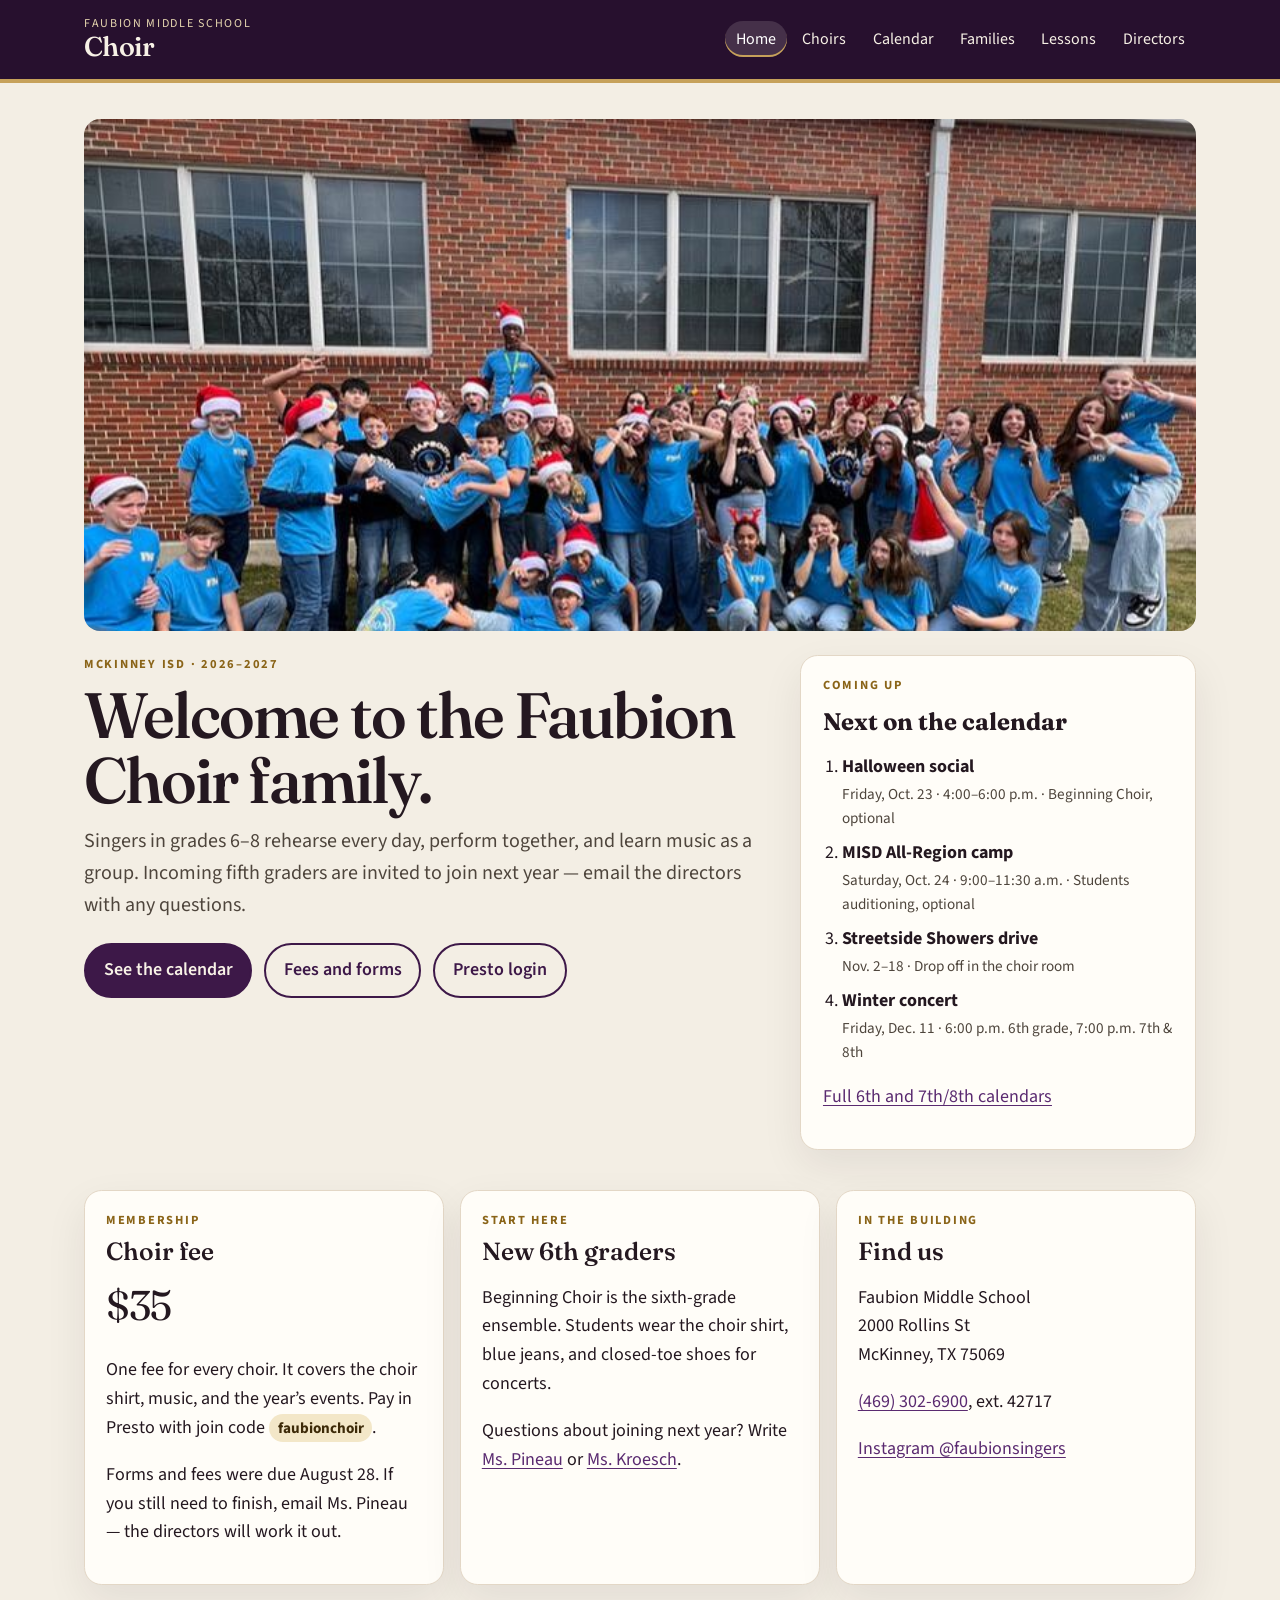
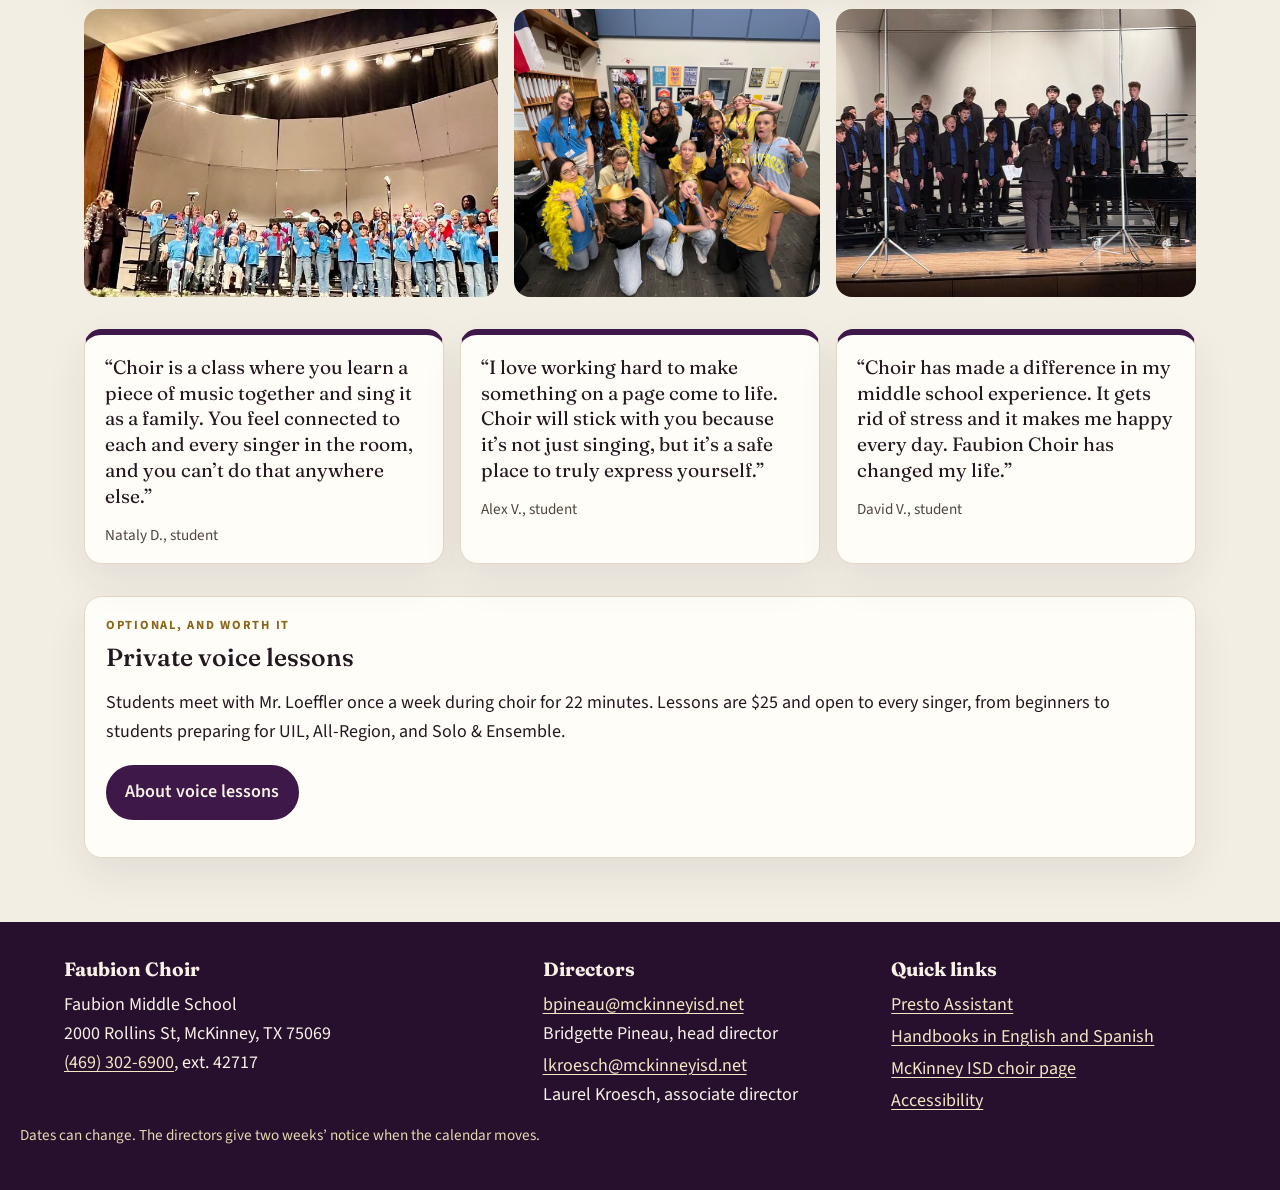
<file: index.html>
<!DOCTYPE html>
<html lang="en">
<head>
  <meta charset="utf-8">
  <meta name="viewport" content="width=device-width, initial-scale=1">
  <title>Faubion Choir</title>
  <meta name="description" content="Faubion Middle School Choir in McKinney ISD. Fees, forms, calendars, ensembles, and private lessons for the 2026–2027 school year.">
  <link rel="icon" href="favicon.svg" type="image/svg+xml">
  <link rel="preconnect" href="https://fonts.googleapis.com">
  <link rel="preconnect" href="https://fonts.gstatic.com" crossorigin>
  <link href="https://fonts.googleapis.com/css2?family=Fraunces:opsz,wght@9..144,560;9..144,640&family=Source+Sans+3:wght@400;600;700&display=swap" rel="stylesheet">
  <link rel="stylesheet" href="css/style.css">
</head>
<body>
  <a class="skip" href="#main">Skip to content</a>
  <header class="site-header">
    <div class="header-inner">
      <a class="brand" href="index.html">
        <span class="brand-kicker">Faubion Middle School</span>
        <span class="brand-name">Choir</span>
      </a>
      <button class="nav-toggle" type="button" aria-expanded="false" aria-controls="site-nav">Menu</button>
      <nav class="site-nav" id="site-nav" aria-label="Primary">
        <ul>
          <li><a href="index.html" aria-current="page">Home</a></li>
          <li><a href="choirs.html">Choirs</a></li>
          <li><a href="calendar.html">Calendar</a></li>
          <li><a href="families.html">Families</a></li>
          <li><a href="lessons.html">Lessons</a></li>
          <li><a href="directors.html">Directors</a></li>
        </ul>
      </nav>
    </div>
  </header>

  <main id="main">
    <figure class="hero-figure">
      <img src="images/hero.jpg" width="799" height="577" alt="Faubion Choir singers in blue shirts posing on the grass outside the school, many wearing Santa hats.">
    </figure>
    <section class="hero">
      <div class="hero-copy">
        <p class="kicker">McKinney ISD · 2026–2027</p>
        <h1>Welcome to the Faubion Choir family.</h1>
        <p class="lede">Singers in grades 6–8 rehearse every day, perform together, and learn music as a group. Incoming fifth graders are invited to join next year — email the directors with any questions.</p>
        <div class="actions">
          <a class="button" href="calendar.html">See the calendar</a>
          <a class="button secondary" href="families.html">Fees and forms</a>
          <a class="button secondary" href="https://app.presto-assistant.com">Presto login</a>
        </div>
      </div>
      <aside class="next-card">
        <p class="kicker">Coming up</p>
        <h2>Next on the calendar</h2>
        <ol>
          <li data-end="2026-10-23">
            <strong>Halloween social</strong>
            <span class="when">Friday, Oct. 23 · 4:00–6:00 p.m. · Beginning Choir, optional</span>
          </li>
          <li data-end="2026-10-24">
            <strong>MISD All-Region camp</strong>
            <span class="when">Saturday, Oct. 24 · 9:00–11:30 a.m. · Students auditioning, optional</span>
          </li>
          <li data-end="2026-11-18">
            <strong>Streetside Showers drive</strong>
            <span class="when">Nov. 2–18 · Drop off in the choir room</span>
          </li>
          <li data-end="2026-12-11">
            <strong>Winter concert</strong>
            <span class="when">Friday, Dec. 11 · 6:00 p.m. 6th grade, 7:00 p.m. 7th &amp; 8th</span>
          </li>
        </ol>
        <p><a href="calendar.html">Full 6th and 7th/8th calendars</a></p>
      </aside>
    </section>

    <div class="grid-3">
      <article class="card">
        <p class="kicker">Membership</p>
        <h2>Choir fee</h2>
        <p class="fee">$35</p>
        <p>One fee for every choir. It covers the choir shirt, music, and the year’s events. Pay in Presto with join code <span class="pill">faubionchoir</span>.</p>
        <p>Forms and fees were due August 28. If you still need to finish, email Ms. Pineau — the directors will work it out.</p>
      </article>
      <article class="card">
        <p class="kicker">Start here</p>
        <h2>New 6th graders</h2>
        <p>Beginning Choir is the sixth-grade ensemble. Students wear the choir shirt, blue jeans, and closed-toe shoes for concerts.</p>
        <p>Questions about joining next year? Write <a href="mailto:bpineau@mckinneyisd.net">Ms. Pineau</a> or <a href="mailto:lkroesch@mckinneyisd.net">Ms. Kroesch</a>.</p>
      </article>
      <article class="card">
        <p class="kicker">In the building</p>
        <h2>Find us</h2>
        <p>Faubion Middle School<br>2000 Rollins St<br>McKinney, TX 75069</p>
        <p><a href="tel:+14693026900">(469) 302-6900</a>, ext. 42717</p>
        <p><a href="https://www.instagram.com/faubionsingers/">Instagram @faubionsingers</a></p>
      </article>
    </div>

    <div class="photo-row">
      <img src="images/choir-group.jpg" width="750" height="750" alt="Choir students in blue shirts singing a holiday concert on stage, with garland along the front of the stage.">
      <img src="images/choir-rehearsal.jpg" width="800" height="1067" alt="Singers crowded together in the choir room wearing crowns, boas, and gold face paint.">
      <img src="images/concert.jpg" width="882" height="553" alt="Tenor and bass singers in black shirts and blue ties performing on risers with a conductor and pianist.">
    </div>

    <div class="quotes">
      <blockquote class="quote">
        <p>“Choir is a class where you learn a piece of music together and sing it as a family. You feel connected to each and every singer in the room, and you can’t do that anywhere else.”</p>
        <footer>Nataly D., student</footer>
      </blockquote>
      <blockquote class="quote">
        <p>“I love working hard to make something on a page come to life. Choir will stick with you because it’s not just singing, but it’s a safe place to truly express yourself.”</p>
        <footer>Alex V., student</footer>
      </blockquote>
      <blockquote class="quote">
        <p>“Choir has made a difference in my middle school experience. It gets rid of stress and it makes me happy every day. Faubion Choir has changed my life.”</p>
        <footer>David V., student</footer>
      </blockquote>
    </div>

    <section class="panel">
      <p class="kicker">Optional, and worth it</p>
      <h2>Private voice lessons</h2>
      <p>Students meet with Mr. Loeffler once a week during choir for 22 minutes. Lessons are $25 and open to every singer, from beginners to students preparing for UIL, All-Region, and Solo &amp; Ensemble.</p>
      <p><a class="button" href="lessons.html">About voice lessons</a></p>
    </section>
  </main>

  <footer class="site-footer">
    <div class="footer-inner">
      <div>
        <h2>Faubion Choir</h2>
        <address>
          Faubion Middle School<br>
          2000 Rollins St, McKinney, TX 75069<br>
          <a href="tel:+14693026900">(469) 302-6900</a>, ext. 42717
        </address>
      </div>
      <div>
        <h2>Directors</h2>
        <p><a href="mailto:bpineau@mckinneyisd.net">bpineau@mckinneyisd.net</a><br>Bridgette Pineau, head director</p>
        <p><a href="mailto:lkroesch@mckinneyisd.net">lkroesch@mckinneyisd.net</a><br>Laurel Kroesch, associate director</p>
      </div>
      <div>
        <h2>Quick links</h2>
        <p><a href="https://app.presto-assistant.com">Presto Assistant</a></p>
        <p><a href="families.html">Handbooks in English and Spanish</a></p>
        <p><a href="https://www.mckinneyisd.net/o/fas/page/fms-choir/">McKinney ISD choir page</a></p>
        <p><a href="accessibility.html">Accessibility</a></p>
      </div>
    </div>
    <p class="fine-print">Dates can change. The directors give two weeks’ notice when the calendar moves.</p>
  </footer>
  <script src="js/main.js"></script>
</body>
</html>
</file>
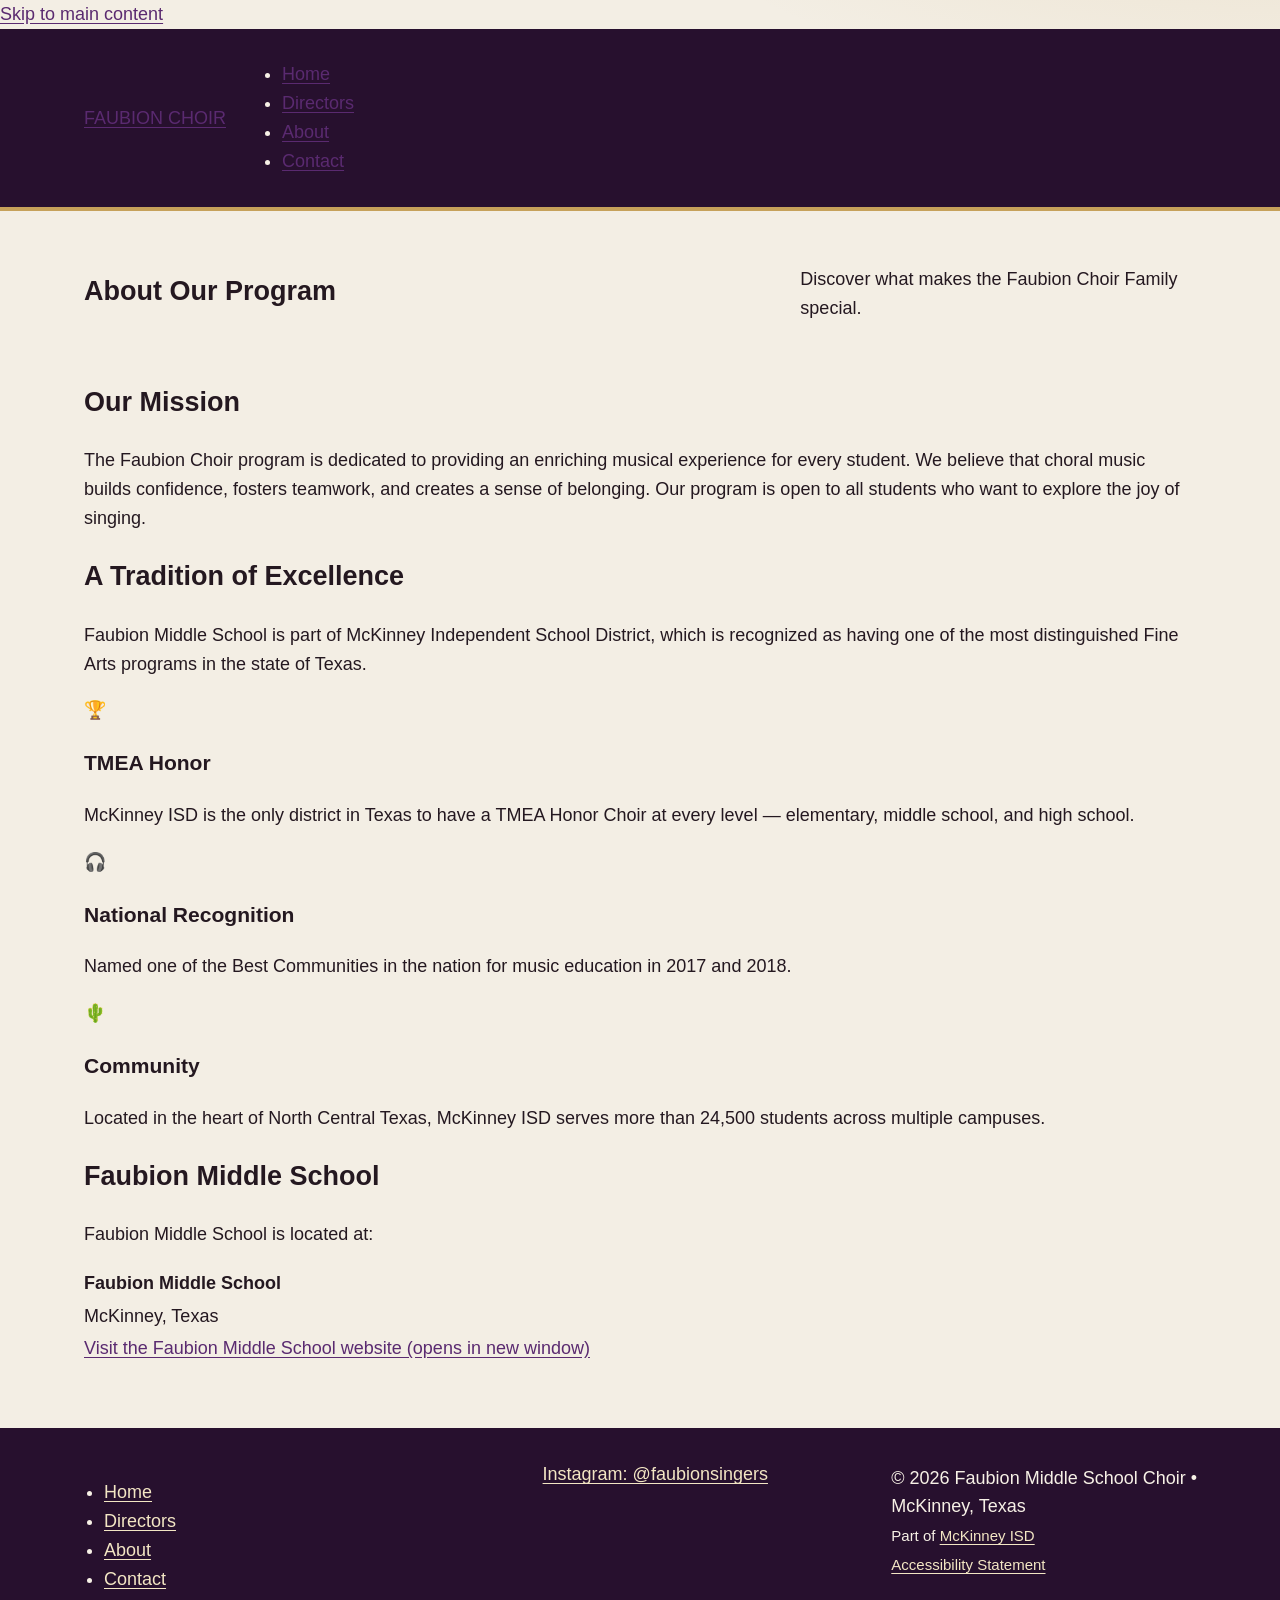
<file: about.html>
<!DOCTYPE html>
<html lang="en">
<head>
  <meta charset="UTF-8">
  <meta name="viewport" content="width=device-width, initial-scale=1.0">
  <meta name="description" content="Learn about the Faubion Middle School Choir program in McKinney, Texas, part of McKinney ISD's award-winning Fine Arts program.">
  <title>About - FAUBION CHOIR</title>
  <link rel="stylesheet" href="css/style.css">
</head>
<body>
  <a href="#main-content" class="skip-link">Skip to main content</a>

  <header class="site-header" role="banner">
    <div class="header-inner">
      <div class="site-logo">
        <a href="index.html" aria-label="Faubion Choir - Home">FAUBION CHOIR</a>
      </div>

      <button id="nav-toggle" class="nav-toggle" aria-expanded="false" aria-controls="main-nav" aria-label="Toggle navigation menu">
        <span class="hamburger-icon" aria-hidden="true">&#9776;</span>
        <span class="close-icon" aria-hidden="true">&#10005;</span>
      </button>

      <nav id="main-nav" class="main-nav" aria-label="Main navigation">
        <ul role="list">
          <li><a href="index.html">Home</a></li>
          <li><a href="directors.html">Directors</a></li>
          <li><a href="about.html" aria-current="page">About</a></li>
          <li><a href="contact.html">Contact</a></li>
        </ul>
      </nav>
    </div>
  </header>

  <main id="main-content">
    <section class="hero" aria-labelledby="about-heading">
      <h1 id="about-heading">About Our Program</h1>
      <p>Discover what makes the Faubion Choir Family special.</p>
    </section>

    <section class="section" aria-labelledby="mission-heading">
      <div class="section-inner">
        <h2 id="mission-heading">Our Mission</h2>
        <p>The Faubion Choir program is dedicated to providing an enriching musical experience for every student. We believe that choral music builds confidence, fosters teamwork, and creates a sense of belonging. Our program is open to all students who want to explore the joy of singing.</p>
      </div>
    </section>

    <section class="section section--alt" aria-labelledby="district-heading">
      <div class="section-inner">
        <h2 id="district-heading">A Tradition of Excellence</h2>
        <p>Faubion Middle School is part of McKinney Independent School District, which is recognized as having one of the most distinguished Fine Arts programs in the state of Texas.</p>

        <div class="info-grid" style="margin-top: var(--space-lg);">
          <div class="info-card">
            <span class="icon" aria-hidden="true">&#127942;</span>
            <h3>TMEA Honor</h3>
            <p>McKinney ISD is the only district in Texas to have a TMEA Honor Choir at every level &mdash; elementary, middle school, and high school.</p>
          </div>
          <div class="info-card">
            <span class="icon" aria-hidden="true">&#127911;</span>
            <h3>National Recognition</h3>
            <p>Named one of the Best Communities in the nation for music education in 2017 and 2018.</p>
          </div>
          <div class="info-card">
            <span class="icon" aria-hidden="true">&#127797;</span>
            <h3>Community</h3>
            <p>Located in the heart of North Central Texas, McKinney ISD serves more than 24,500 students across multiple campuses.</p>
          </div>
        </div>
      </div>
    </section>

    <section class="section" aria-labelledby="school-heading">
      <div class="section-inner">
        <h2 id="school-heading">Faubion Middle School</h2>
        <p>Faubion Middle School is located at:</p>
        <address style="font-style: normal; margin-bottom: var(--space-md); line-height: 1.8;">
          <strong>Faubion Middle School</strong><br>
          McKinney, Texas<br>
          <a href="https://www.mckinneyisd.net/o/fms/" target="_blank" rel="noopener noreferrer">Visit the Faubion Middle School website (opens in new window)</a>
        </address>
      </div>
    </section>
  </main>

  <footer class="site-footer" role="contentinfo">
    <div class="footer-inner">
      <nav class="footer-nav" aria-label="Footer navigation">
        <ul role="list">
          <li><a href="index.html">Home</a></li>
          <li><a href="directors.html">Directors</a></li>
          <li><a href="about.html">About</a></li>
          <li><a href="contact.html">Contact</a></li>
        </ul>
      </nav>
      <div class="footer-social">
        <a href="https://www.instagram.com/faubionsingers/" target="_blank" rel="noopener noreferrer" aria-label="Faubion Choir on Instagram (opens in new window)">
          Instagram: @faubionsingers
        </a>
      </div>
      <p class="footer-copy">
        &copy; 2026 Faubion Middle School Choir &bull; McKinney, Texas<br>
        <small>Part of <a href="https://www.mckinneyisd.net" target="_blank" rel="noopener noreferrer">McKinney ISD</a></small><br>
        <small><a href="accessibility.html">Accessibility Statement</a></small>
      </p>
    </div>
  </footer>

  <script src="js/main.js"></script>
</body>
</html>
</file>
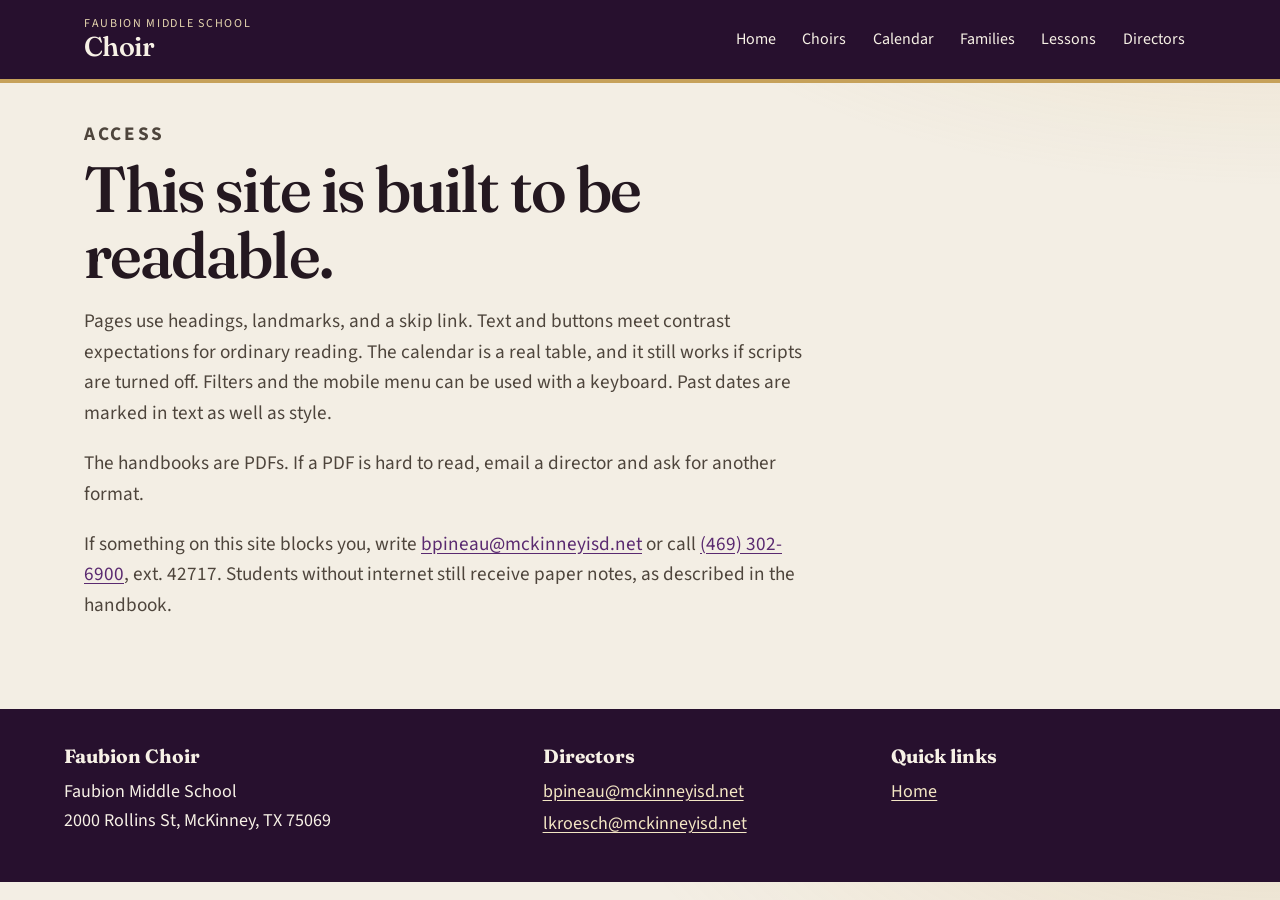
<file: accessibility.html>
<!DOCTYPE html>
<html lang="en">
<head>
  <meta charset="utf-8">
  <meta name="viewport" content="width=device-width, initial-scale=1">
  <title>Accessibility · Faubion Choir</title>
  <meta name="description" content="Accessibility of the Faubion Choir website and how to report a barrier.">
  <link rel="icon" href="favicon.svg" type="image/svg+xml">
  <link rel="preconnect" href="https://fonts.googleapis.com">
  <link rel="preconnect" href="https://fonts.gstatic.com" crossorigin>
  <link href="https://fonts.googleapis.com/css2?family=Fraunces:opsz,wght@9..144,560;9..144,640&family=Source+Sans+3:wght@400;600;700&display=swap" rel="stylesheet">
  <link rel="stylesheet" href="css/style.css">
</head>
<body>
  <a class="skip" href="#main">Skip to content</a>
  <header class="site-header">
    <div class="header-inner">
      <a class="brand" href="index.html">
        <span class="brand-kicker">Faubion Middle School</span>
        <span class="brand-name">Choir</span>
      </a>
      <button class="nav-toggle" type="button" aria-expanded="false" aria-controls="site-nav">Menu</button>
      <nav class="site-nav" id="site-nav" aria-label="Primary">
        <ul>
          <li><a href="index.html">Home</a></li>
          <li><a href="choirs.html">Choirs</a></li>
          <li><a href="calendar.html">Calendar</a></li>
          <li><a href="families.html">Families</a></li>
          <li><a href="lessons.html">Lessons</a></li>
          <li><a href="directors.html">Directors</a></li>
        </ul>
      </nav>
    </div>
  </header>

  <main id="main">
    <header class="page-head">
      <p class="kicker">Access</p>
      <h1>This site is built to be readable.</h1>
      <p>Pages use headings, landmarks, and a skip link. Text and buttons meet contrast expectations for ordinary reading. The calendar is a real table, and it still works if scripts are turned off. Filters and the mobile menu can be used with a keyboard. Past dates are marked in text as well as style.</p>
      <p>The handbooks are PDFs. If a PDF is hard to read, email a director and ask for another format.</p>
      <p>If something on this site blocks you, write <a href="mailto:bpineau@mckinneyisd.net">bpineau@mckinneyisd.net</a> or call <a href="tel:+14693026900">(469) 302-6900</a>, ext. 42717. Students without internet still receive paper notes, as described in the handbook.</p>
    </header>
  </main>

  <footer class="site-footer">
    <div class="footer-inner">
      <div>
        <h2>Faubion Choir</h2>
        <address>Faubion Middle School<br>2000 Rollins St, McKinney, TX 75069</address>
      </div>
      <div>
        <h2>Directors</h2>
        <p><a href="mailto:bpineau@mckinneyisd.net">bpineau@mckinneyisd.net</a></p>
        <p><a href="mailto:lkroesch@mckinneyisd.net">lkroesch@mckinneyisd.net</a></p>
      </div>
      <div>
        <h2>Quick links</h2>
        <p><a href="index.html">Home</a></p>
      </div>
    </div>
  </footer>
  <script src="js/main.js"></script>
</body>
</html>
</file>
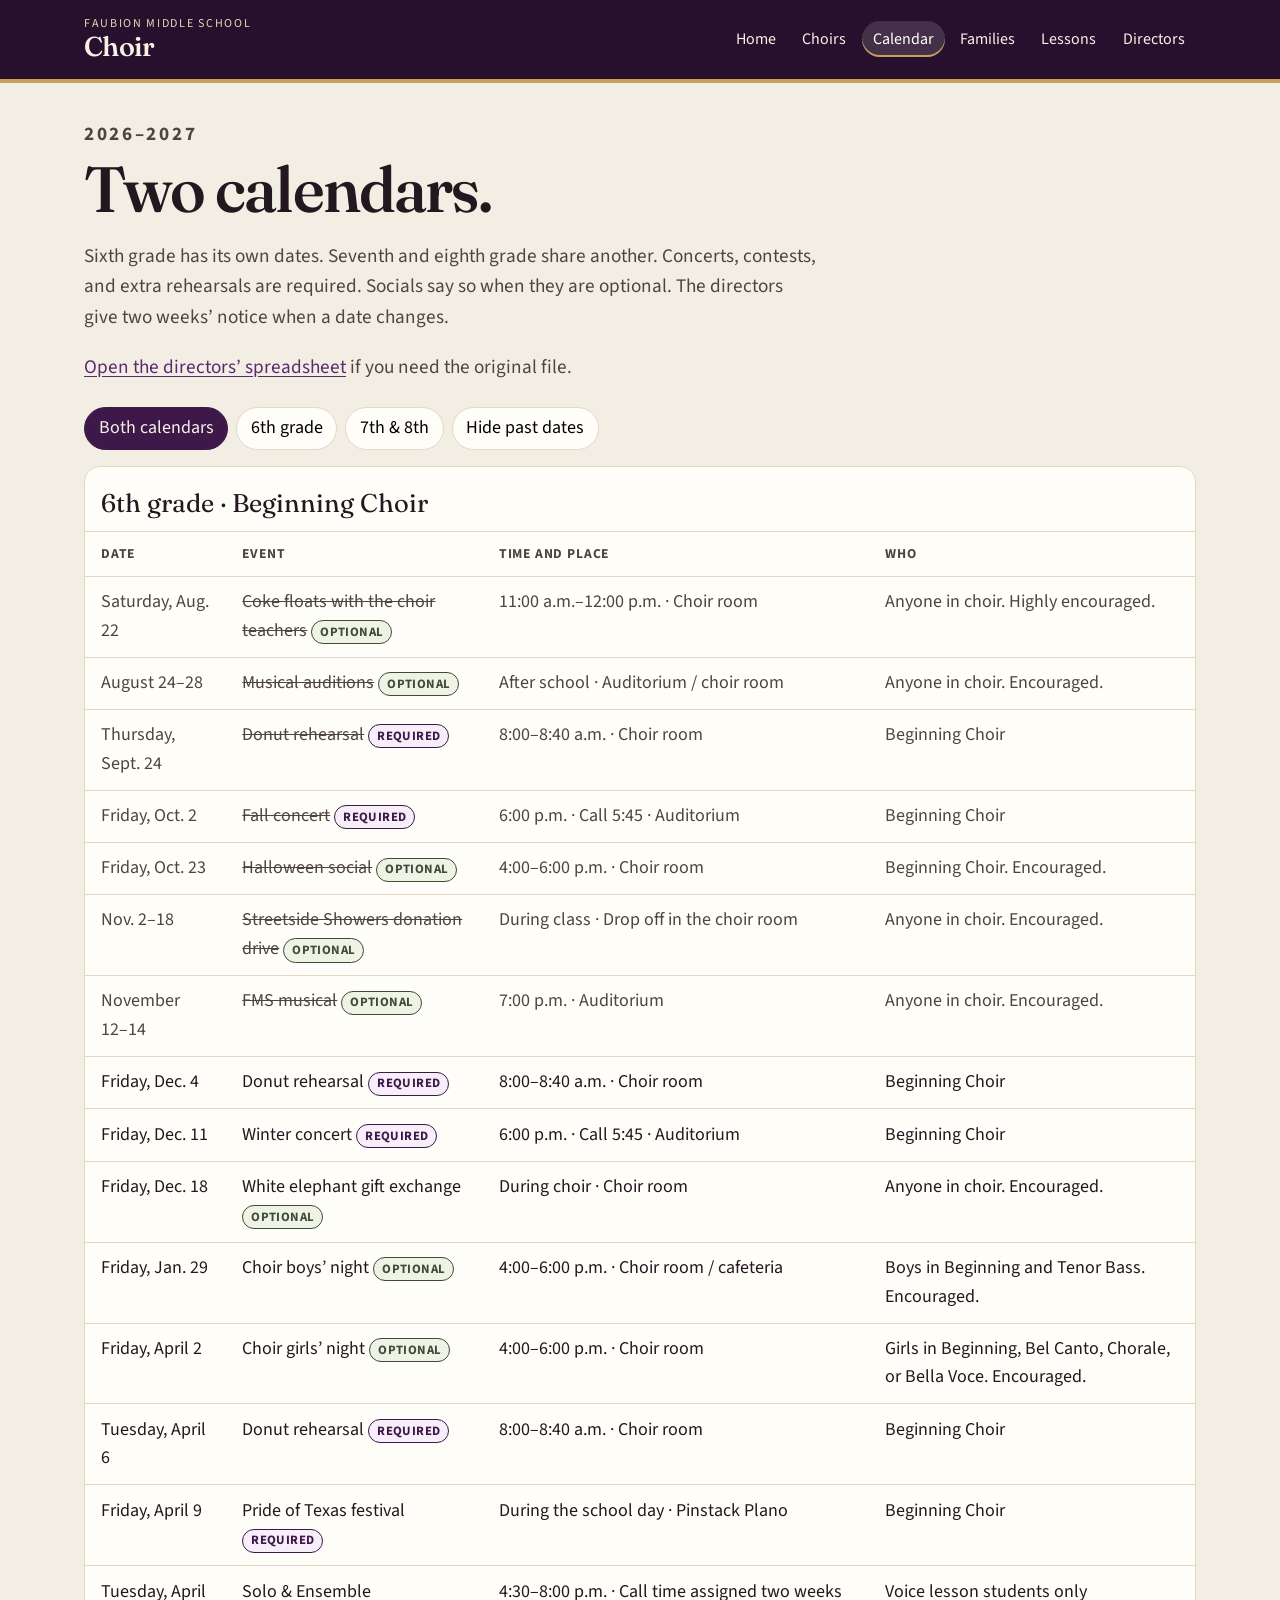
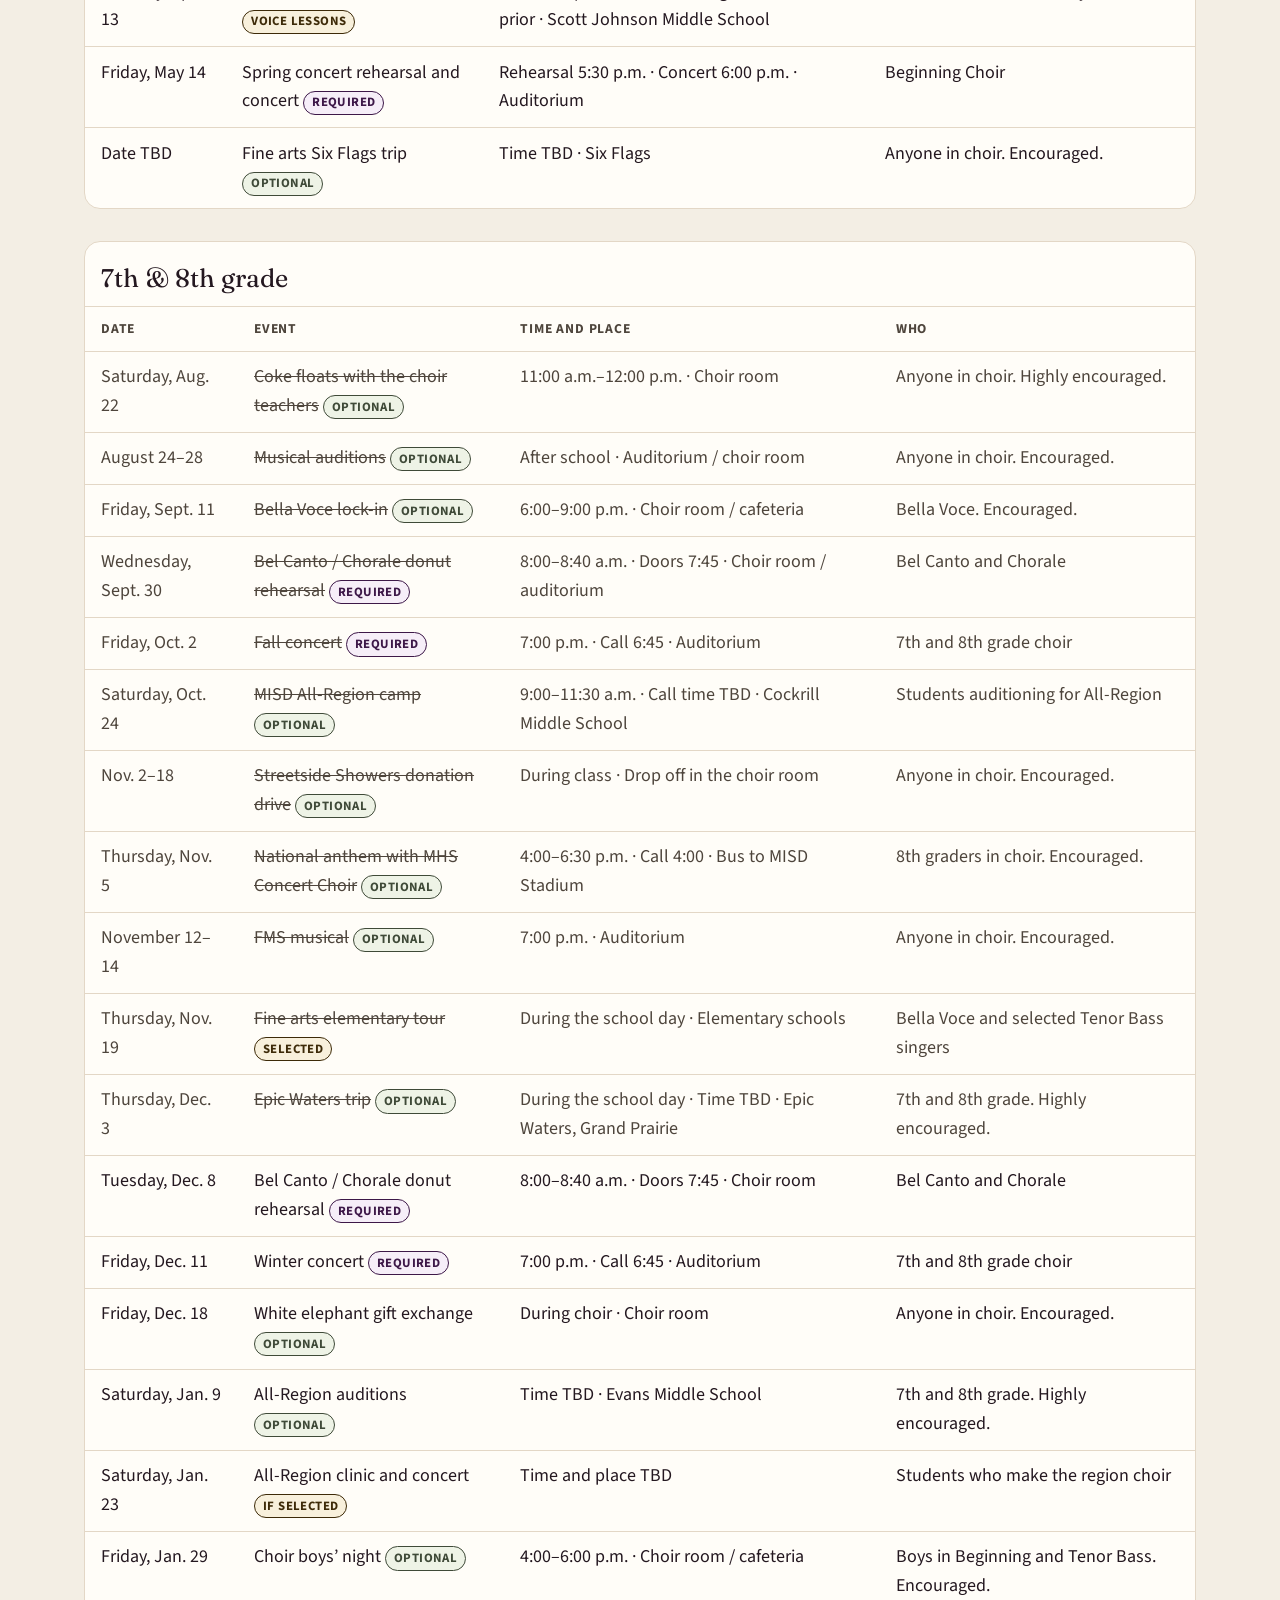
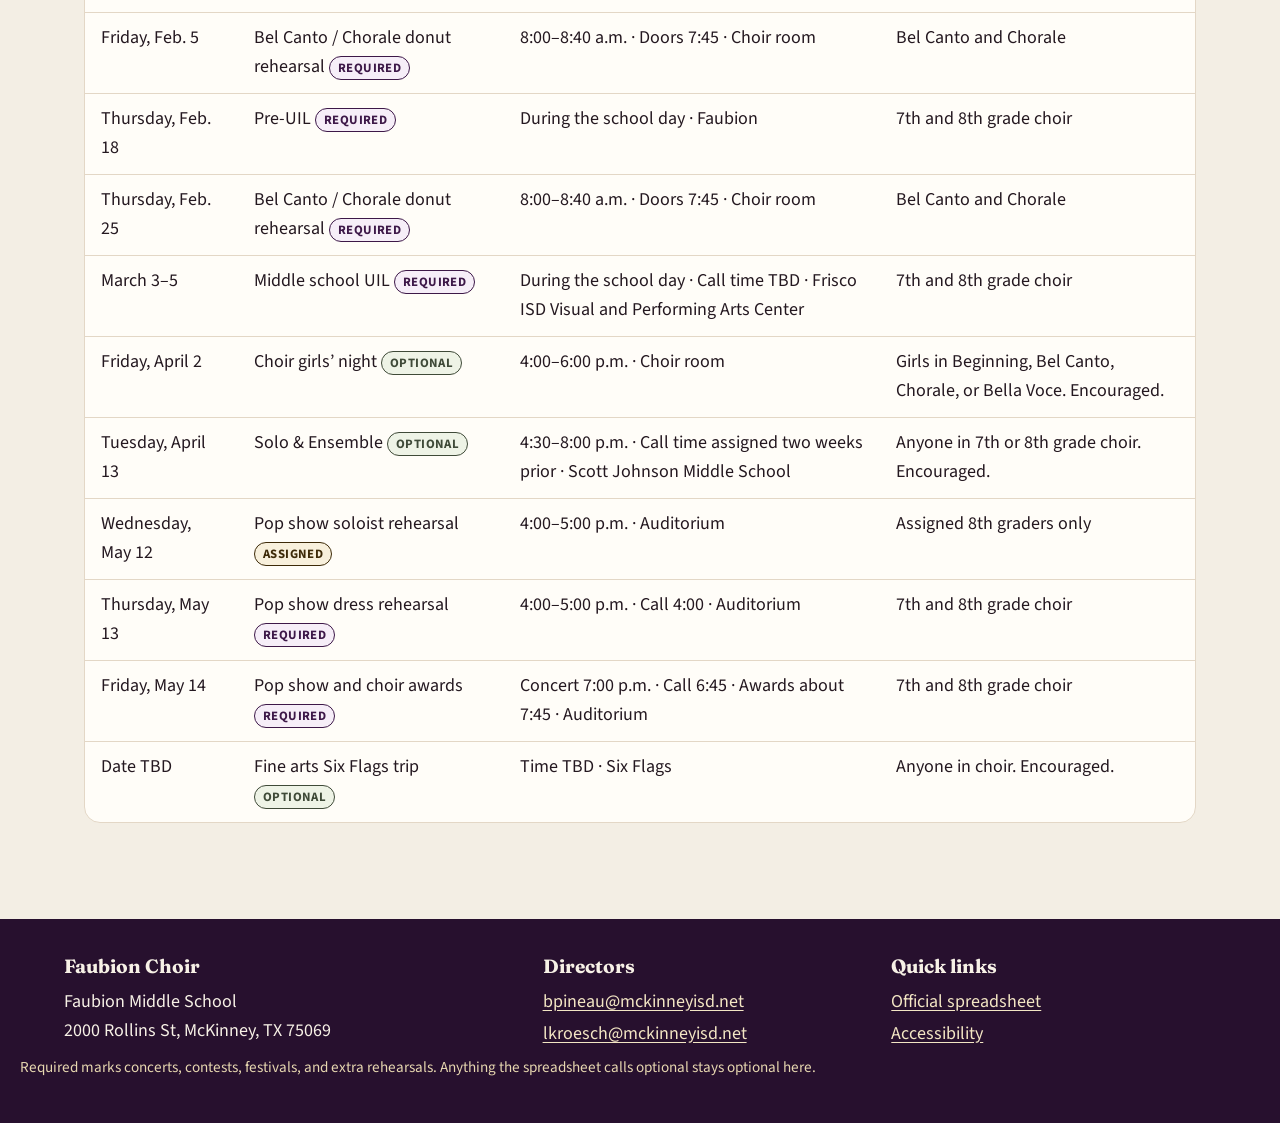
<file: calendar.html>
<!DOCTYPE html>
<html lang="en">
<head>
  <meta charset="utf-8">
  <meta name="viewport" content="width=device-width, initial-scale=1">
  <title>Calendar · Faubion Choir</title>
  <meta name="description" content="2026–2027 Faubion Choir calendars for 6th grade and for 7th and 8th grade.">
  <link rel="icon" href="favicon.svg" type="image/svg+xml">
  <link rel="preconnect" href="https://fonts.googleapis.com">
  <link rel="preconnect" href="https://fonts.gstatic.com" crossorigin>
  <link href="https://fonts.googleapis.com/css2?family=Fraunces:opsz,wght@9..144,560;9..144,640&family=Source+Sans+3:wght@400;600;700&display=swap" rel="stylesheet">
  <link rel="stylesheet" href="css/style.css">
</head>
<body>
  <a class="skip" href="#main">Skip to content</a>
  <header class="site-header">
    <div class="header-inner">
      <a class="brand" href="index.html">
        <span class="brand-kicker">Faubion Middle School</span>
        <span class="brand-name">Choir</span>
      </a>
      <button class="nav-toggle" type="button" aria-expanded="false" aria-controls="site-nav">Menu</button>
      <nav class="site-nav" id="site-nav" aria-label="Primary">
        <ul>
          <li><a href="index.html">Home</a></li>
          <li><a href="choirs.html">Choirs</a></li>
          <li><a href="calendar.html" aria-current="page">Calendar</a></li>
          <li><a href="families.html">Families</a></li>
          <li><a href="lessons.html">Lessons</a></li>
          <li><a href="directors.html">Directors</a></li>
        </ul>
      </nav>
    </div>
  </header>

  <main id="main">
    <header class="page-head">
      <p class="kicker">2026–2027</p>
      <h1>Two calendars.</h1>
      <p>Sixth grade has its own dates. Seventh and eighth grade share another. Concerts, contests, and extra rehearsals are required. Socials say so when they are optional. The directors give two weeks’ notice when a date changes.</p>
      <p><a href="https://docs.google.com/spreadsheets/d/1ErIXVTFLA3HhOAjuisFlRVlMNbKuYa3jXH-LcQOpGAc/edit">Open the directors’ spreadsheet</a> if you need the original file.</p>
    </header>

    <div class="toolbar">
      <button type="button" data-filter="all" aria-pressed="true">Both calendars</button>
      <button type="button" data-filter="sixth" aria-pressed="false">6th grade</button>
      <button type="button" data-filter="advanced" aria-pressed="false">7th &amp; 8th</button>
      <button type="button" data-hide-past aria-pressed="false">Hide past dates</button>
    </div>

    <section data-calendar="sixth">
      <div class="table-wrap">
        <table>
          <caption>6th grade · Beginning Choir</caption>
          <thead>
            <tr>
              <th scope="col">Date</th>
              <th scope="col">Event</th>
              <th scope="col">Time and place</th>
              <th scope="col">Who</th>
            </tr>
          </thead>
          <tbody>
            <tr data-end="2026-08-22">
              <td>Saturday, Aug. 22</td>
              <td><span class="event-name">Coke floats with the choir teachers</span> <span class="badge optional">Optional</span></td>
              <td>11:00 a.m.–12:00 p.m. · Choir room</td>
              <td>Anyone in choir. Highly encouraged.</td>
            </tr>
            <tr data-end="2026-08-28">
              <td>August 24–28</td>
              <td><span class="event-name">Musical auditions</span> <span class="badge optional">Optional</span></td>
              <td>After school · Auditorium / choir room</td>
              <td>Anyone in choir. Encouraged.</td>
            </tr>
            <tr data-end="2026-09-24">
              <td>Thursday, Sept. 24</td>
              <td><span class="event-name">Donut rehearsal</span> <span class="badge required">Required</span></td>
              <td>8:00–8:40 a.m. · Choir room</td>
              <td>Beginning Choir</td>
            </tr>
            <tr data-end="2026-10-02">
              <td>Friday, Oct. 2</td>
              <td><span class="event-name">Fall concert</span> <span class="badge required">Required</span></td>
              <td>6:00 p.m. · Call 5:45 · Auditorium</td>
              <td>Beginning Choir</td>
            </tr>
            <tr data-end="2026-10-23">
              <td>Friday, Oct. 23</td>
              <td><span class="event-name">Halloween social</span> <span class="badge optional">Optional</span></td>
              <td>4:00–6:00 p.m. · Choir room</td>
              <td>Beginning Choir. Encouraged.</td>
            </tr>
            <tr data-end="2026-11-18">
              <td>Nov. 2–18</td>
              <td><span class="event-name">Streetside Showers donation drive</span> <span class="badge optional">Optional</span></td>
              <td>During class · Drop off in the choir room</td>
              <td>Anyone in choir. Encouraged.</td>
            </tr>
            <tr data-end="2026-11-14">
              <td>November 12–14</td>
              <td><span class="event-name">FMS musical</span> <span class="badge optional">Optional</span></td>
              <td>7:00 p.m. · Auditorium</td>
              <td>Anyone in choir. Encouraged.</td>
            </tr>
            <tr data-end="2026-12-04">
              <td>Friday, Dec. 4</td>
              <td><span class="event-name">Donut rehearsal</span> <span class="badge required">Required</span></td>
              <td>8:00–8:40 a.m. · Choir room</td>
              <td>Beginning Choir</td>
            </tr>
            <tr data-end="2026-12-11">
              <td>Friday, Dec. 11</td>
              <td><span class="event-name">Winter concert</span> <span class="badge required">Required</span></td>
              <td>6:00 p.m. · Call 5:45 · Auditorium</td>
              <td>Beginning Choir</td>
            </tr>
            <tr data-end="2026-12-18">
              <td>Friday, Dec. 18</td>
              <td><span class="event-name">White elephant gift exchange</span> <span class="badge optional">Optional</span></td>
              <td>During choir · Choir room</td>
              <td>Anyone in choir. Encouraged.</td>
            </tr>
            <tr data-end="2027-01-29">
              <td>Friday, Jan. 29</td>
              <td><span class="event-name">Choir boys’ night</span> <span class="badge optional">Optional</span></td>
              <td>4:00–6:00 p.m. · Choir room / cafeteria</td>
              <td>Boys in Beginning and Tenor Bass. Encouraged.</td>
            </tr>
            <tr data-end="2027-04-02">
              <td>Friday, April 2</td>
              <td><span class="event-name">Choir girls’ night</span> <span class="badge optional">Optional</span></td>
              <td>4:00–6:00 p.m. · Choir room</td>
              <td>Girls in Beginning, Bel Canto, Chorale, or Bella Voce. Encouraged.</td>
            </tr>
            <tr data-end="2027-04-06">
              <td>Tuesday, April 6</td>
              <td><span class="event-name">Donut rehearsal</span> <span class="badge required">Required</span></td>
              <td>8:00–8:40 a.m. · Choir room</td>
              <td>Beginning Choir</td>
            </tr>
            <tr data-end="2027-04-09">
              <td>Friday, April 9</td>
              <td><span class="event-name">Pride of Texas festival</span> <span class="badge required">Required</span></td>
              <td>During the school day · Pinstack Plano</td>
              <td>Beginning Choir</td>
            </tr>
            <tr data-end="2027-04-13">
              <td>Tuesday, April 13</td>
              <td><span class="event-name">Solo &amp; Ensemble</span> <span class="badge note">Voice lessons</span></td>
              <td>4:30–8:00 p.m. · Call time assigned two weeks prior · Scott Johnson Middle School</td>
              <td>Voice lesson students only</td>
            </tr>
            <tr data-end="2027-05-14">
              <td>Friday, May 14</td>
              <td><span class="event-name">Spring concert rehearsal and concert</span> <span class="badge required">Required</span></td>
              <td>Rehearsal 5:30 p.m. · Concert 6:00 p.m. · Auditorium</td>
              <td>Beginning Choir</td>
            </tr>
            <tr>
              <td>Date TBD</td>
              <td><span class="event-name">Fine arts Six Flags trip</span> <span class="badge optional">Optional</span></td>
              <td>Time TBD · Six Flags</td>
              <td>Anyone in choir. Encouraged.</td>
            </tr>
          </tbody>
        </table>
      </div>
    </section>

    <section data-calendar="advanced">
      <div class="table-wrap">
        <table>
          <caption>7th &amp; 8th grade</caption>
          <thead>
            <tr>
              <th scope="col">Date</th>
              <th scope="col">Event</th>
              <th scope="col">Time and place</th>
              <th scope="col">Who</th>
            </tr>
          </thead>
          <tbody>
            <tr data-end="2026-08-22">
              <td>Saturday, Aug. 22</td>
              <td><span class="event-name">Coke floats with the choir teachers</span> <span class="badge optional">Optional</span></td>
              <td>11:00 a.m.–12:00 p.m. · Choir room</td>
              <td>Anyone in choir. Highly encouraged.</td>
            </tr>
            <tr data-end="2026-08-28">
              <td>August 24–28</td>
              <td><span class="event-name">Musical auditions</span> <span class="badge optional">Optional</span></td>
              <td>After school · Auditorium / choir room</td>
              <td>Anyone in choir. Encouraged.</td>
            </tr>
            <tr data-end="2026-09-11">
              <td>Friday, Sept. 11</td>
              <td><span class="event-name">Bella Voce lock-in</span> <span class="badge optional">Optional</span></td>
              <td>6:00–9:00 p.m. · Choir room / cafeteria</td>
              <td>Bella Voce. Encouraged.</td>
            </tr>
            <tr data-end="2026-09-30">
              <td>Wednesday, Sept. 30</td>
              <td><span class="event-name">Bel Canto / Chorale donut rehearsal</span> <span class="badge required">Required</span></td>
              <td>8:00–8:40 a.m. · Doors 7:45 · Choir room / auditorium</td>
              <td>Bel Canto and Chorale</td>
            </tr>
            <tr data-end="2026-10-02">
              <td>Friday, Oct. 2</td>
              <td><span class="event-name">Fall concert</span> <span class="badge required">Required</span></td>
              <td>7:00 p.m. · Call 6:45 · Auditorium</td>
              <td>7th and 8th grade choir</td>
            </tr>
            <tr data-end="2026-10-24">
              <td>Saturday, Oct. 24</td>
              <td><span class="event-name">MISD All-Region camp</span> <span class="badge optional">Optional</span></td>
              <td>9:00–11:30 a.m. · Call time TBD · Cockrill Middle School</td>
              <td>Students auditioning for All-Region</td>
            </tr>
            <tr data-end="2026-11-18">
              <td>Nov. 2–18</td>
              <td><span class="event-name">Streetside Showers donation drive</span> <span class="badge optional">Optional</span></td>
              <td>During class · Drop off in the choir room</td>
              <td>Anyone in choir. Encouraged.</td>
            </tr>
            <tr data-end="2026-11-05">
              <td>Thursday, Nov. 5</td>
              <td><span class="event-name">National anthem with MHS Concert Choir</span> <span class="badge optional">Optional</span></td>
              <td>4:00–6:30 p.m. · Call 4:00 · Bus to MISD Stadium</td>
              <td>8th graders in choir. Encouraged.</td>
            </tr>
            <tr data-end="2026-11-14">
              <td>November 12–14</td>
              <td><span class="event-name">FMS musical</span> <span class="badge optional">Optional</span></td>
              <td>7:00 p.m. · Auditorium</td>
              <td>Anyone in choir. Encouraged.</td>
            </tr>
            <tr data-end="2026-11-19">
              <td>Thursday, Nov. 19</td>
              <td><span class="event-name">Fine arts elementary tour</span> <span class="badge note">Selected</span></td>
              <td>During the school day · Elementary schools</td>
              <td>Bella Voce and selected Tenor Bass singers</td>
            </tr>
            <tr data-end="2026-12-03">
              <td>Thursday, Dec. 3</td>
              <td><span class="event-name">Epic Waters trip</span> <span class="badge optional">Optional</span></td>
              <td>During the school day · Time TBD · Epic Waters, Grand Prairie</td>
              <td>7th and 8th grade. Highly encouraged.</td>
            </tr>
            <tr data-end="2026-12-08">
              <td>Tuesday, Dec. 8</td>
              <td><span class="event-name">Bel Canto / Chorale donut rehearsal</span> <span class="badge required">Required</span></td>
              <td>8:00–8:40 a.m. · Doors 7:45 · Choir room</td>
              <td>Bel Canto and Chorale</td>
            </tr>
            <tr data-end="2026-12-11">
              <td>Friday, Dec. 11</td>
              <td><span class="event-name">Winter concert</span> <span class="badge required">Required</span></td>
              <td>7:00 p.m. · Call 6:45 · Auditorium</td>
              <td>7th and 8th grade choir</td>
            </tr>
            <tr data-end="2026-12-18">
              <td>Friday, Dec. 18</td>
              <td><span class="event-name">White elephant gift exchange</span> <span class="badge optional">Optional</span></td>
              <td>During choir · Choir room</td>
              <td>Anyone in choir. Encouraged.</td>
            </tr>
            <tr data-end="2027-01-09">
              <td>Saturday, Jan. 9</td>
              <td><span class="event-name">All-Region auditions</span> <span class="badge optional">Optional</span></td>
              <td>Time TBD · Evans Middle School</td>
              <td>7th and 8th grade. Highly encouraged.</td>
            </tr>
            <tr data-end="2027-01-23">
              <td>Saturday, Jan. 23</td>
              <td><span class="event-name">All-Region clinic and concert</span> <span class="badge note">If selected</span></td>
              <td>Time and place TBD</td>
              <td>Students who make the region choir</td>
            </tr>
            <tr data-end="2027-01-29">
              <td>Friday, Jan. 29</td>
              <td><span class="event-name">Choir boys’ night</span> <span class="badge optional">Optional</span></td>
              <td>4:00–6:00 p.m. · Choir room / cafeteria</td>
              <td>Boys in Beginning and Tenor Bass. Encouraged.</td>
            </tr>
            <tr data-end="2027-02-05">
              <td>Friday, Feb. 5</td>
              <td><span class="event-name">Bel Canto / Chorale donut rehearsal</span> <span class="badge required">Required</span></td>
              <td>8:00–8:40 a.m. · Doors 7:45 · Choir room</td>
              <td>Bel Canto and Chorale</td>
            </tr>
            <tr data-end="2027-02-18">
              <td>Thursday, Feb. 18</td>
              <td><span class="event-name">Pre-UIL</span> <span class="badge required">Required</span></td>
              <td>During the school day · Faubion</td>
              <td>7th and 8th grade choir</td>
            </tr>
            <tr data-end="2027-02-25">
              <td>Thursday, Feb. 25</td>
              <td><span class="event-name">Bel Canto / Chorale donut rehearsal</span> <span class="badge required">Required</span></td>
              <td>8:00–8:40 a.m. · Doors 7:45 · Choir room</td>
              <td>Bel Canto and Chorale</td>
            </tr>
            <tr data-end="2027-03-05">
              <td>March 3–5</td>
              <td><span class="event-name">Middle school UIL</span> <span class="badge required">Required</span></td>
              <td>During the school day · Call time TBD · Frisco ISD Visual and Performing Arts Center</td>
              <td>7th and 8th grade choir</td>
            </tr>
            <tr data-end="2027-04-02">
              <td>Friday, April 2</td>
              <td><span class="event-name">Choir girls’ night</span> <span class="badge optional">Optional</span></td>
              <td>4:00–6:00 p.m. · Choir room</td>
              <td>Girls in Beginning, Bel Canto, Chorale, or Bella Voce. Encouraged.</td>
            </tr>
            <tr data-end="2027-04-13">
              <td>Tuesday, April 13</td>
              <td><span class="event-name">Solo &amp; Ensemble</span> <span class="badge optional">Optional</span></td>
              <td>4:30–8:00 p.m. · Call time assigned two weeks prior · Scott Johnson Middle School</td>
              <td>Anyone in 7th or 8th grade choir. Encouraged.</td>
            </tr>
            <tr data-end="2027-05-12">
              <td>Wednesday, May 12</td>
              <td><span class="event-name">Pop show soloist rehearsal</span> <span class="badge note">Assigned</span></td>
              <td>4:00–5:00 p.m. · Auditorium</td>
              <td>Assigned 8th graders only</td>
            </tr>
            <tr data-end="2027-05-13">
              <td>Thursday, May 13</td>
              <td><span class="event-name">Pop show dress rehearsal</span> <span class="badge required">Required</span></td>
              <td>4:00–5:00 p.m. · Call 4:00 · Auditorium</td>
              <td>7th and 8th grade choir</td>
            </tr>
            <tr data-end="2027-05-14">
              <td>Friday, May 14</td>
              <td><span class="event-name">Pop show and choir awards</span> <span class="badge required">Required</span></td>
              <td>Concert 7:00 p.m. · Call 6:45 · Awards about 7:45 · Auditorium</td>
              <td>7th and 8th grade choir</td>
            </tr>
            <tr>
              <td>Date TBD</td>
              <td><span class="event-name">Fine arts Six Flags trip</span> <span class="badge optional">Optional</span></td>
              <td>Time TBD · Six Flags</td>
              <td>Anyone in choir. Encouraged.</td>
            </tr>
          </tbody>
        </table>
      </div>
    </section>
  </main>

  <footer class="site-footer">
    <div class="footer-inner">
      <div>
        <h2>Faubion Choir</h2>
        <address>Faubion Middle School<br>2000 Rollins St, McKinney, TX 75069</address>
      </div>
      <div>
        <h2>Directors</h2>
        <p><a href="mailto:bpineau@mckinneyisd.net">bpineau@mckinneyisd.net</a></p>
        <p><a href="mailto:lkroesch@mckinneyisd.net">lkroesch@mckinneyisd.net</a></p>
      </div>
      <div>
        <h2>Quick links</h2>
        <p><a href="https://docs.google.com/spreadsheets/d/1ErIXVTFLA3HhOAjuisFlRVlMNbKuYa3jXH-LcQOpGAc/edit">Official spreadsheet</a></p>
        <p><a href="accessibility.html">Accessibility</a></p>
      </div>
    </div>
    <p class="fine-print">Required marks concerts, contests, festivals, and extra rehearsals. Anything the spreadsheet calls optional stays optional here.</p>
  </footer>
  <script src="js/main.js"></script>
</body>
</html>
</file>
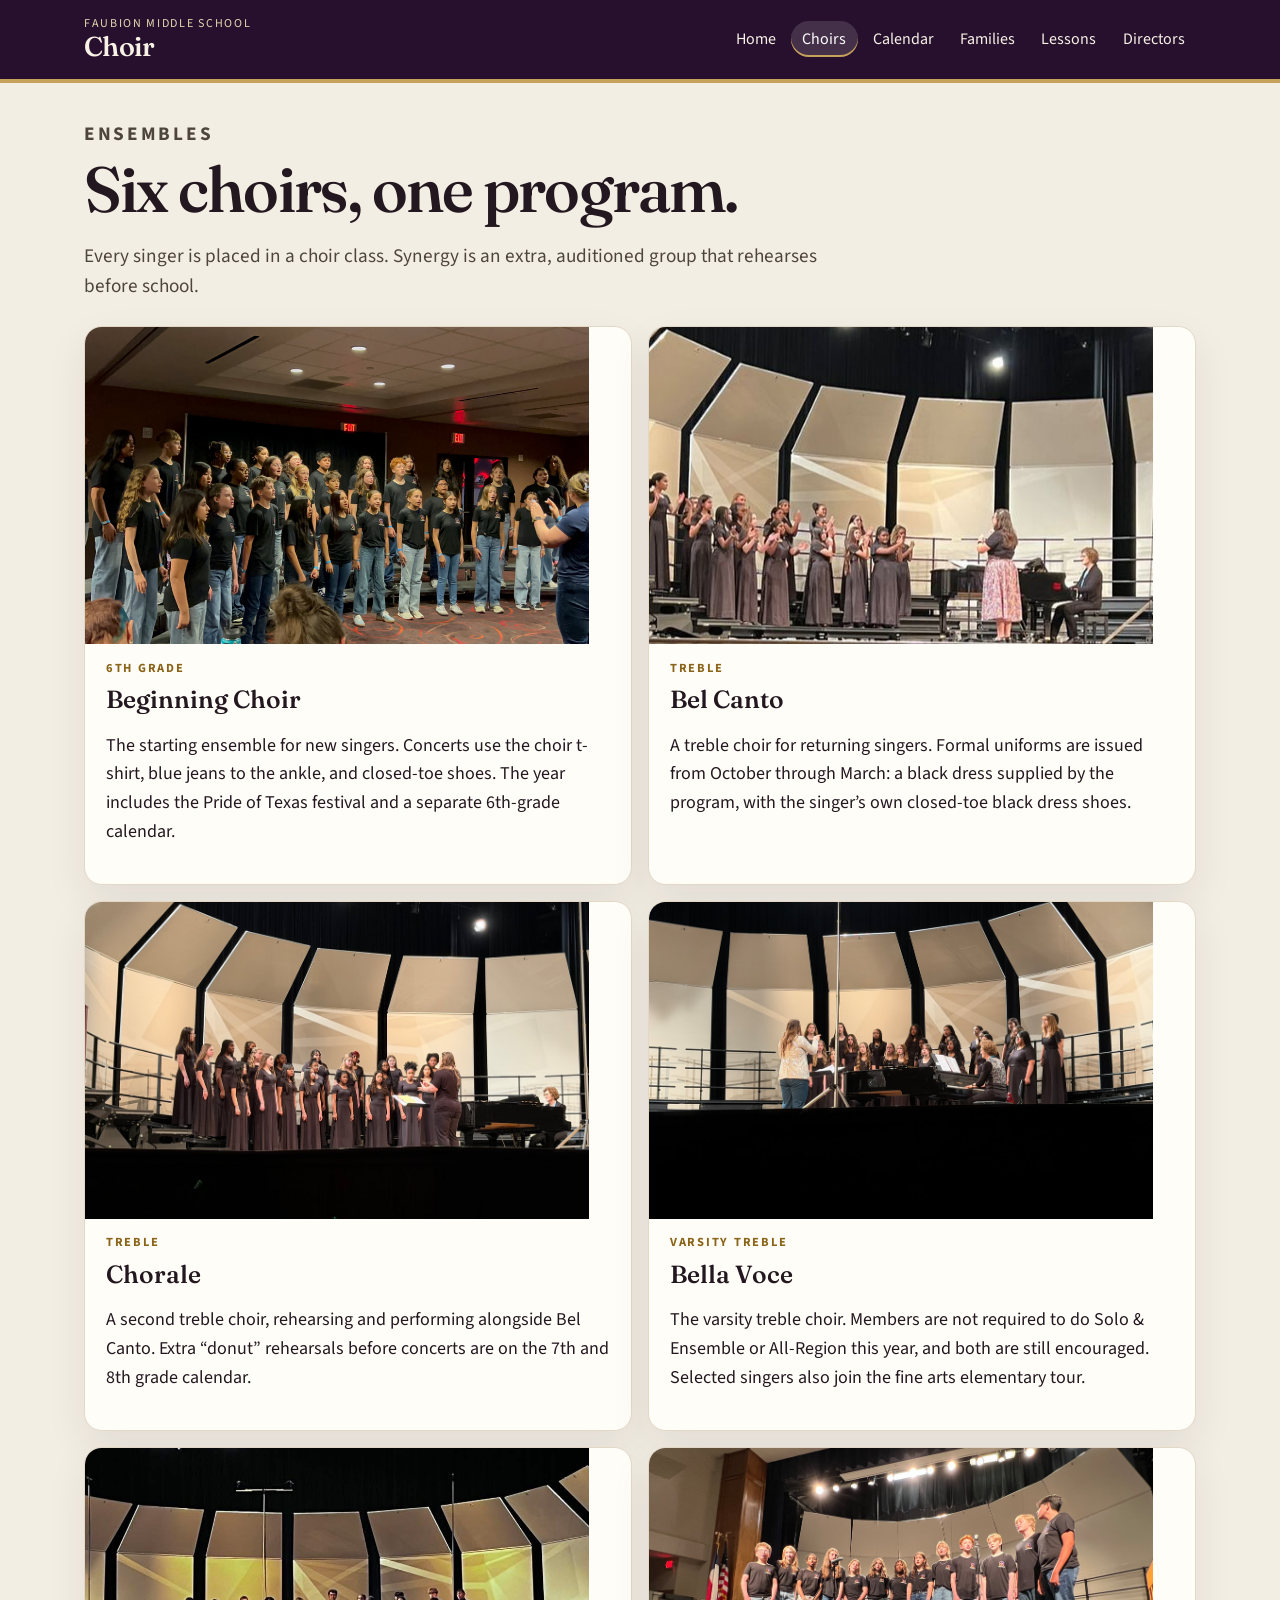
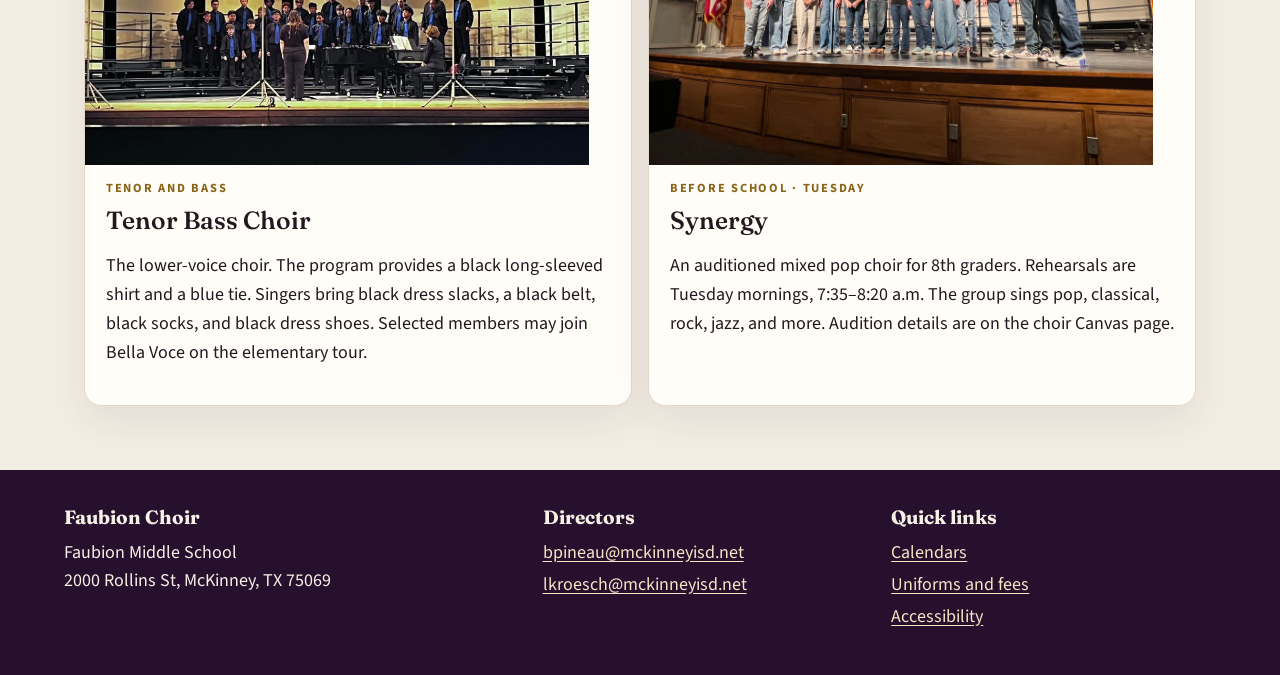
<file: choirs.html>
<!DOCTYPE html>
<html lang="en">
<head>
  <meta charset="utf-8">
  <meta name="viewport" content="width=device-width, initial-scale=1">
  <title>Choirs · Faubion Choir</title>
  <meta name="description" content="Faubion Choir ensembles: Beginning Choir, Bel Canto, Chorale, Bella Voce, Tenor Bass, and Synergy.">
  <link rel="icon" href="favicon.svg" type="image/svg+xml">
  <link rel="preconnect" href="https://fonts.googleapis.com">
  <link rel="preconnect" href="https://fonts.gstatic.com" crossorigin>
  <link href="https://fonts.googleapis.com/css2?family=Fraunces:opsz,wght@9..144,560;9..144,640&family=Source+Sans+3:wght@400;600;700&display=swap" rel="stylesheet">
  <link rel="stylesheet" href="css/style.css">
</head>
<body>
  <a class="skip" href="#main">Skip to content</a>
  <header class="site-header">
    <div class="header-inner">
      <a class="brand" href="index.html">
        <span class="brand-kicker">Faubion Middle School</span>
        <span class="brand-name">Choir</span>
      </a>
      <button class="nav-toggle" type="button" aria-expanded="false" aria-controls="site-nav">Menu</button>
      <nav class="site-nav" id="site-nav" aria-label="Primary">
        <ul>
          <li><a href="index.html">Home</a></li>
          <li><a href="choirs.html" aria-current="page">Choirs</a></li>
          <li><a href="calendar.html">Calendar</a></li>
          <li><a href="families.html">Families</a></li>
          <li><a href="lessons.html">Lessons</a></li>
          <li><a href="directors.html">Directors</a></li>
        </ul>
      </nav>
    </div>
  </header>

  <main id="main">
    <header class="page-head">
      <p class="kicker">Ensembles</p>
      <h1>Six choirs, one program.</h1>
      <p>Every singer is placed in a choir class. Synergy is an extra, auditioned group that rehearses before school.</p>
    </header>

    <div class="grid-2">
      <article class="ensemble">
        <img src="images/beginning.jpg" width="1100" height="619" alt="Beginning Choir singing in black shirts and jeans while a director conducts.">
        <p class="kicker">6th grade</p>
        <h2>Beginning Choir</h2>
        <p>The starting ensemble for new singers. Concerts use the choir t-shirt, blue jeans to the ankle, and closed-toe shoes. The year includes the Pride of Texas festival and a separate 6th-grade calendar.</p>
      </article>
      <article class="ensemble">
        <img src="images/bel-canto.jpg" width="685" height="395" alt="Bel Canto on stage in dark dresses, clapping, with a conductor and pianist.">
        <p class="kicker">Treble</p>
        <h2>Bel Canto</h2>
        <p>A treble choir for returning singers. Formal uniforms are issued from October through March: a black dress supplied by the program, with the singer’s own closed-toe black dress shoes.</p>
      </article>
      <article class="ensemble">
        <img src="images/chorale.jpg" width="1067" height="800" alt="Chorale standing on risers in dark dresses during a concert.">
        <p class="kicker">Treble</p>
        <h2>Chorale</h2>
        <p>A second treble choir, rehearsing and performing alongside Bel Canto. Extra “donut” rehearsals before concerts are on the 7th and 8th grade calendar.</p>
      </article>
      <article class="ensemble">
        <img src="images/bella-voce.jpg" width="1067" height="800" alt="Bella Voce singing in black dresses on stage with a conductor and pianist.">
        <p class="kicker">Varsity treble</p>
        <h2>Bella Voce</h2>
        <p>The varsity treble choir. Members are not required to do Solo &amp; Ensemble or All-Region this year, and both are still encouraged. Selected singers also join the fine arts elementary tour.</p>
      </article>
      <article class="ensemble">
        <img src="images/tenor-bass.jpg" width="960" height="720" alt="Tenor Bass Choir performing in black shirts and blue ties.">
        <p class="kicker">Tenor and bass</p>
        <h2>Tenor Bass Choir</h2>
        <p>The lower-voice choir. The program provides a black long-sleeved shirt and a blue tie. Singers bring black dress slacks, a black belt, black socks, and black dress shoes. Selected members may join Bella Voce on the elementary tour.</p>
      </article>
      <article class="ensemble" id="synergy">
        <img src="images/synergy.jpg" width="1067" height="800" alt="Synergy, a small mixed group, singing in black shirts and jeans at microphones.">
        <p class="kicker">Before school · Tuesday</p>
        <h2>Synergy</h2>
        <p>An auditioned mixed pop choir for 8th graders. Rehearsals are Tuesday mornings, 7:35–8:20 a.m. The group sings pop, classical, rock, jazz, and more. Audition details are on the choir Canvas page.</p>
      </article>
    </div>
  </main>

  <footer class="site-footer">
    <div class="footer-inner">
      <div>
        <h2>Faubion Choir</h2>
        <address>Faubion Middle School<br>2000 Rollins St, McKinney, TX 75069</address>
      </div>
      <div>
        <h2>Directors</h2>
        <p><a href="mailto:bpineau@mckinneyisd.net">bpineau@mckinneyisd.net</a></p>
        <p><a href="mailto:lkroesch@mckinneyisd.net">lkroesch@mckinneyisd.net</a></p>
      </div>
      <div>
        <h2>Quick links</h2>
        <p><a href="calendar.html">Calendars</a></p>
        <p><a href="families.html">Uniforms and fees</a></p>
        <p><a href="accessibility.html">Accessibility</a></p>
      </div>
    </div>
  </footer>
  <script src="js/main.js"></script>
</body>
</html>
</file>
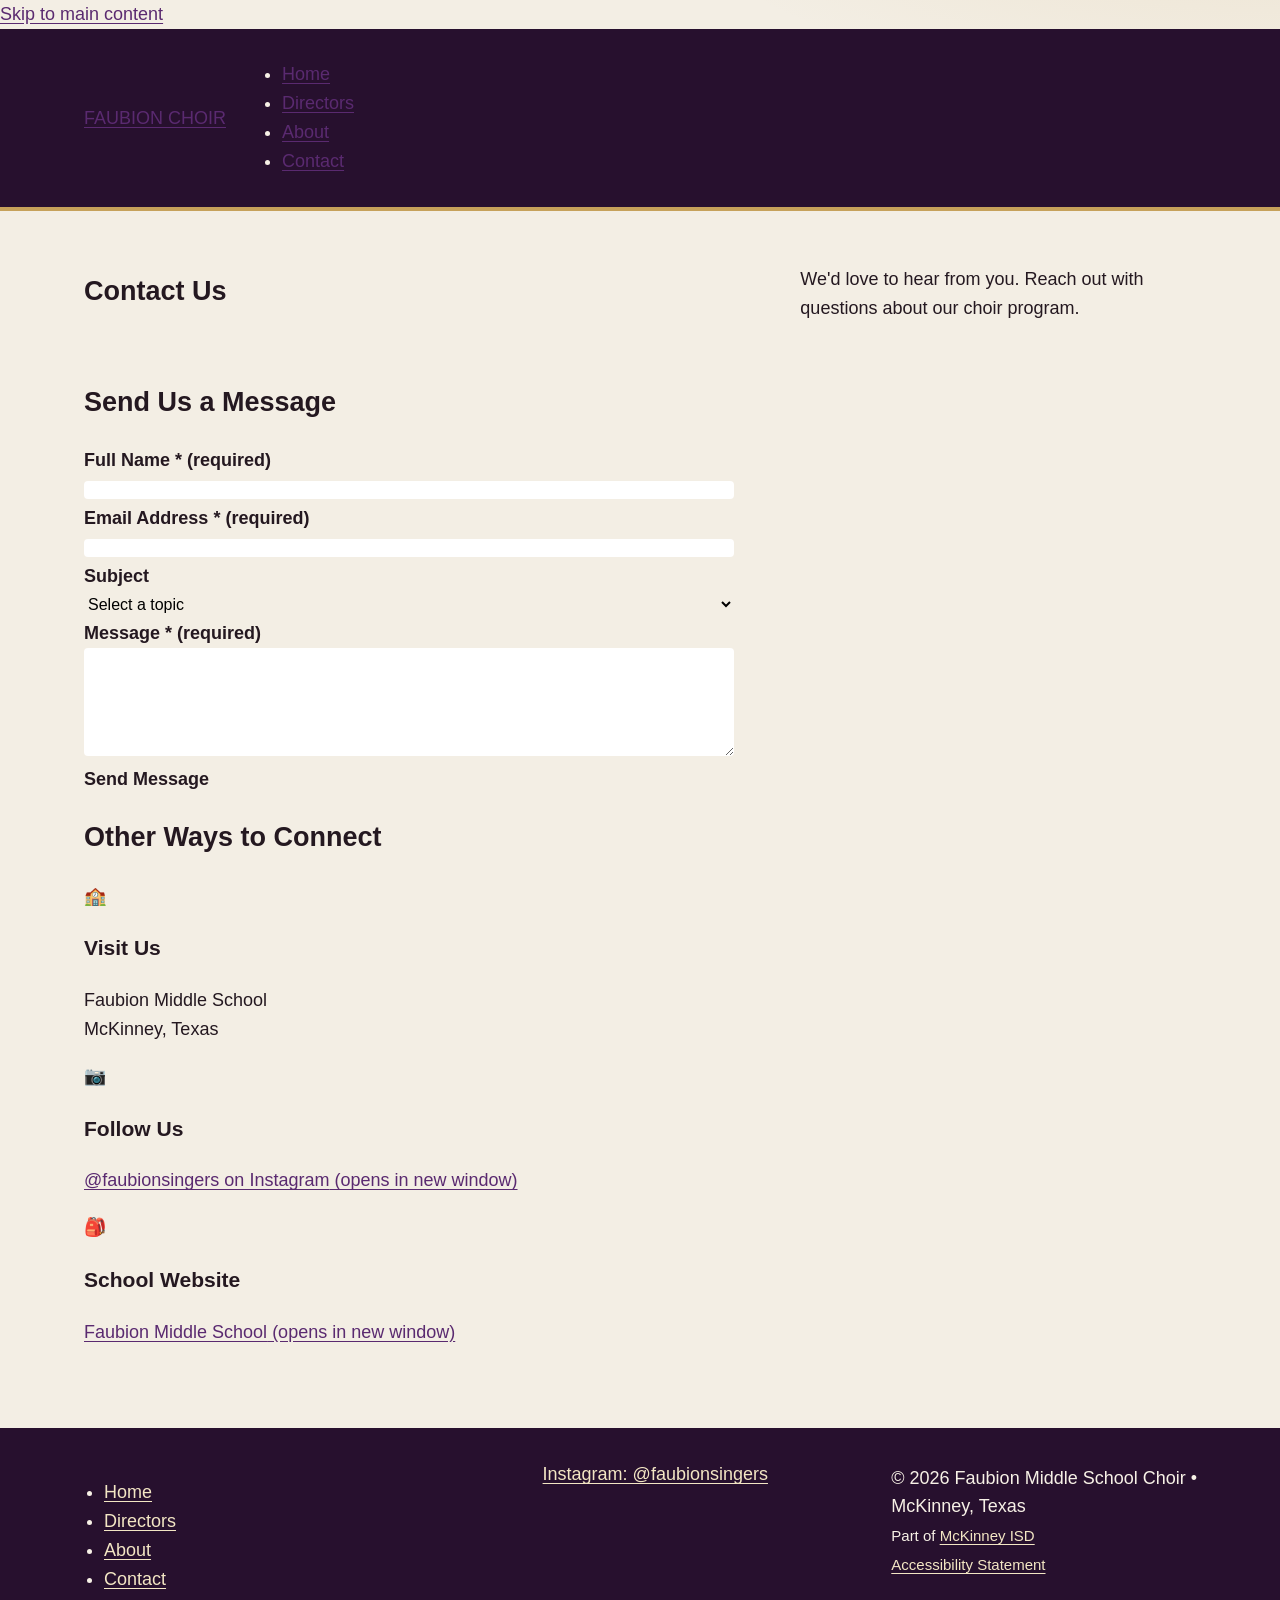
<file: contact.html>
<!DOCTYPE html>
<html lang="en">
<head>
  <meta charset="UTF-8">
  <meta name="viewport" content="width=device-width, initial-scale=1.0">
  <meta name="description" content="Contact the Faubion Middle School Choir program in McKinney, Texas. Reach out to our directors for information about enrollment and events.">
  <title>Contact - FAUBION CHOIR</title>
  <link rel="stylesheet" href="css/style.css">
</head>
<body>
  <a href="#main-content" class="skip-link">Skip to main content</a>

  <header class="site-header" role="banner">
    <div class="header-inner">
      <div class="site-logo">
        <a href="index.html" aria-label="Faubion Choir - Home">FAUBION CHOIR</a>
      </div>

      <button id="nav-toggle" class="nav-toggle" aria-expanded="false" aria-controls="main-nav" aria-label="Toggle navigation menu">
        <span class="hamburger-icon" aria-hidden="true">&#9776;</span>
        <span class="close-icon" aria-hidden="true">&#10005;</span>
      </button>

      <nav id="main-nav" class="main-nav" aria-label="Main navigation">
        <ul role="list">
          <li><a href="index.html">Home</a></li>
          <li><a href="directors.html">Directors</a></li>
          <li><a href="about.html">About</a></li>
          <li><a href="contact.html" aria-current="page">Contact</a></li>
        </ul>
      </nav>
    </div>
  </header>

  <main id="main-content">
    <section class="hero" aria-labelledby="contact-heading">
      <h1 id="contact-heading">Contact Us</h1>
      <p>We'd love to hear from you. Reach out with questions about our choir program.</p>
    </section>

    <section class="section" aria-labelledby="form-heading">
      <div class="section-inner" style="max-width: 650px;">
        <h2 id="form-heading">Send Us a Message</h2>

        <form action="#" method="post" novalidate aria-labelledby="form-heading">
          <div style="margin-bottom: var(--space-md);">
            <label for="contact-name" style="display: block; font-weight: 600; margin-bottom: var(--space-xs);">
              Full Name <span aria-hidden="true" style="color: var(--color-error);">*</span>
              <span class="sr-only">(required)</span>
            </label>
            <input
              type="text"
              id="contact-name"
              name="name"
              required
              autocomplete="name"
              aria-required="true"
              style="width: 100%; padding: var(--space-sm); font-size: 1rem; border: 1px solid var(--color-border); border-radius: 4px; font-family: inherit;"
            >
          </div>

          <div style="margin-bottom: var(--space-md);">
            <label for="contact-email" style="display: block; font-weight: 600; margin-bottom: var(--space-xs);">
              Email Address <span aria-hidden="true" style="color: var(--color-error);">*</span>
              <span class="sr-only">(required)</span>
            </label>
            <input
              type="email"
              id="contact-email"
              name="email"
              required
              autocomplete="email"
              aria-required="true"
              style="width: 100%; padding: var(--space-sm); font-size: 1rem; border: 1px solid var(--color-border); border-radius: 4px; font-family: inherit;"
            >
          </div>

          <div style="margin-bottom: var(--space-md);">
            <label for="contact-subject" style="display: block; font-weight: 600; margin-bottom: var(--space-xs);">
              Subject
            </label>
            <select
              id="contact-subject"
              name="subject"
              style="width: 100%; padding: var(--space-sm); font-size: 1rem; border: 1px solid var(--color-border); border-radius: 4px; font-family: inherit; background-color: var(--color-bg);"
            >
              <option value="">Select a topic</option>
              <option value="enrollment">Enrollment Information</option>
              <option value="events">Upcoming Events</option>
              <option value="volunteer">Volunteer Opportunities</option>
              <option value="other">Other</option>
            </select>
          </div>

          <div style="margin-bottom: var(--space-lg);">
            <label for="contact-message" style="display: block; font-weight: 600; margin-bottom: var(--space-xs);">
              Message <span aria-hidden="true" style="color: var(--color-error);">*</span>
              <span class="sr-only">(required)</span>
            </label>
            <textarea
              id="contact-message"
              name="message"
              rows="6"
              required
              aria-required="true"
              style="width: 100%; padding: var(--space-sm); font-size: 1rem; border: 1px solid var(--color-border); border-radius: 4px; font-family: inherit; resize: vertical;"
            ></textarea>
          </div>

          <button
            type="submit"
            style="background-color: var(--color-accent); color: var(--color-white); padding: var(--space-sm) var(--space-lg); font-size: 1.125rem; font-weight: 600; border: none; border-radius: 4px; cursor: pointer; font-family: inherit;"
          >
            Send Message
          </button>
        </form>
      </div>
    </section>

    <section class="section section--alt" aria-labelledby="other-contact-heading">
      <div class="section-inner">
        <h2 id="other-contact-heading">Other Ways to Connect</h2>
        <div class="info-grid">
          <div class="info-card">
            <span class="icon" aria-hidden="true">&#127979;</span>
            <h3>Visit Us</h3>
            <p>
              Faubion Middle School<br>
              McKinney, Texas
            </p>
          </div>
          <div class="info-card">
            <span class="icon" aria-hidden="true">&#128247;</span>
            <h3>Follow Us</h3>
            <p>
              <a href="https://www.instagram.com/faubionsingers/" target="_blank" rel="noopener noreferrer">
                @faubionsingers on Instagram<span class="sr-only"> (opens in new window)</span>
              </a>
            </p>
          </div>
          <div class="info-card">
            <span class="icon" aria-hidden="true">&#127890;</span>
            <h3>School Website</h3>
            <p>
              <a href="https://www.mckinneyisd.net/o/fms/" target="_blank" rel="noopener noreferrer">
                Faubion Middle School<span class="sr-only"> (opens in new window)</span>
              </a>
            </p>
          </div>
        </div>
      </div>
    </section>
  </main>

  <footer class="site-footer" role="contentinfo">
    <div class="footer-inner">
      <nav class="footer-nav" aria-label="Footer navigation">
        <ul role="list">
          <li><a href="index.html">Home</a></li>
          <li><a href="directors.html">Directors</a></li>
          <li><a href="about.html">About</a></li>
          <li><a href="contact.html">Contact</a></li>
        </ul>
      </nav>
      <div class="footer-social">
        <a href="https://www.instagram.com/faubionsingers/" target="_blank" rel="noopener noreferrer" aria-label="Faubion Choir on Instagram (opens in new window)">
          Instagram: @faubionsingers
        </a>
      </div>
      <p class="footer-copy">
        &copy; 2026 Faubion Middle School Choir &bull; McKinney, Texas<br>
        <small>Part of <a href="https://www.mckinneyisd.net" target="_blank" rel="noopener noreferrer">McKinney ISD</a></small><br>
        <small><a href="accessibility.html">Accessibility Statement</a></small>
      </p>
    </div>
  </footer>

  <script src="js/main.js"></script>
</body>
</html>
</file>
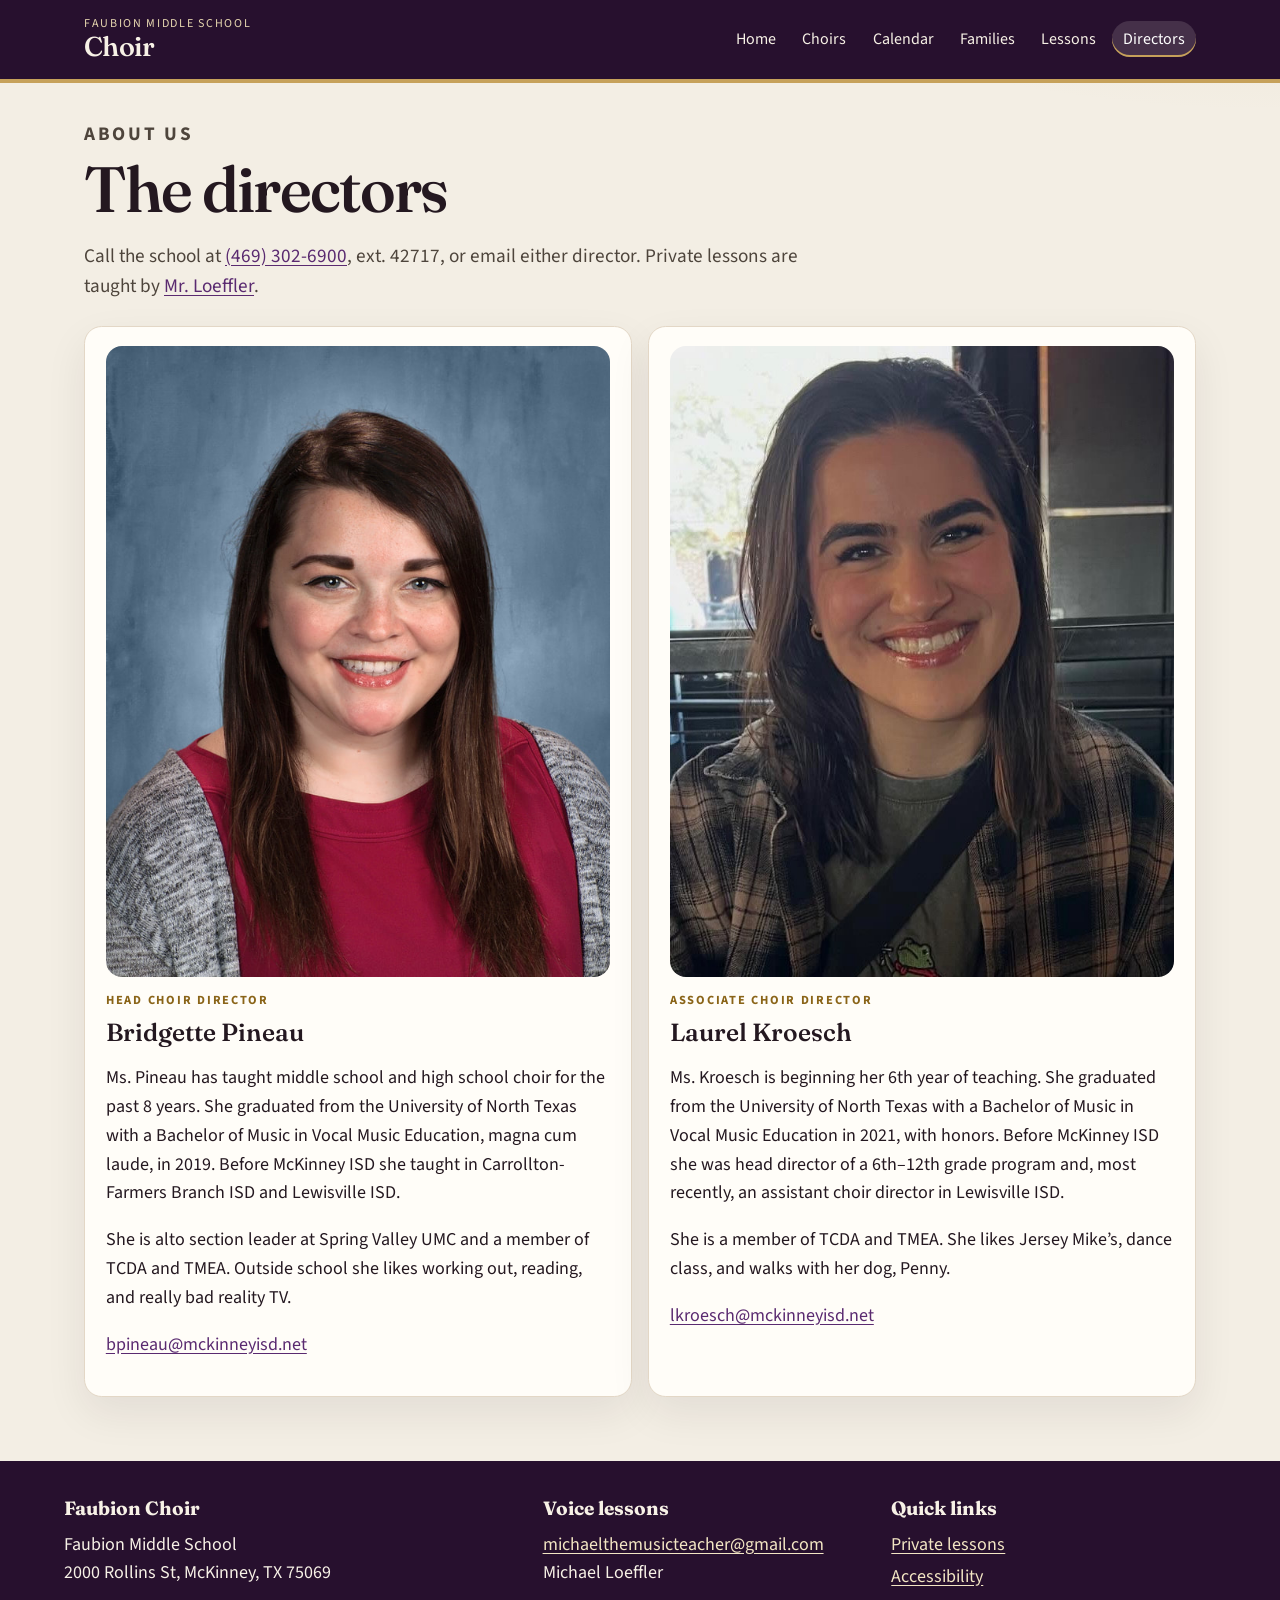
<file: directors.html>
<!DOCTYPE html>
<html lang="en">
<head>
  <meta charset="utf-8">
  <meta name="viewport" content="width=device-width, initial-scale=1">
  <title>Directors · Faubion Choir</title>
  <meta name="description" content="Meet Faubion Choir directors Bridgette Pineau and Laurel Kroesch.">
  <link rel="icon" href="favicon.svg" type="image/svg+xml">
  <link rel="preconnect" href="https://fonts.googleapis.com">
  <link rel="preconnect" href="https://fonts.gstatic.com" crossorigin>
  <link href="https://fonts.googleapis.com/css2?family=Fraunces:opsz,wght@9..144,560;9..144,640&family=Source+Sans+3:wght@400;600;700&display=swap" rel="stylesheet">
  <link rel="stylesheet" href="css/style.css">
</head>
<body>
  <a class="skip" href="#main">Skip to content</a>
  <header class="site-header">
    <div class="header-inner">
      <a class="brand" href="index.html">
        <span class="brand-kicker">Faubion Middle School</span>
        <span class="brand-name">Choir</span>
      </a>
      <button class="nav-toggle" type="button" aria-expanded="false" aria-controls="site-nav">Menu</button>
      <nav class="site-nav" id="site-nav" aria-label="Primary">
        <ul>
          <li><a href="index.html">Home</a></li>
          <li><a href="choirs.html">Choirs</a></li>
          <li><a href="calendar.html">Calendar</a></li>
          <li><a href="families.html">Families</a></li>
          <li><a href="lessons.html">Lessons</a></li>
          <li><a href="directors.html" aria-current="page">Directors</a></li>
        </ul>
      </nav>
    </div>
  </header>

  <main id="main">
    <header class="page-head">
      <p class="kicker">About us</p>
      <h1>The directors</h1>
      <p>Call the school at <a href="tel:+14693026900">(469) 302-6900</a>, ext. 42717, or email either director. Private lessons are taught by <a href="lessons.html">Mr. Loeffler</a>.</p>
    </header>

    <div class="grid-2">
      <article class="person">
        <img class="portrait" src="images/pineau.jpg" width="640" height="800" alt="Headshot of Bridgette Pineau, head choir director.">
        <p class="kicker">Head choir director</p>
        <h2>Bridgette Pineau</h2>
        <p>Ms. Pineau has taught middle school and high school choir for the past 8 years. She graduated from the University of North Texas with a Bachelor of Music in Vocal Music Education, magna cum laude, in 2019. Before McKinney ISD she taught in Carrollton-Farmers Branch ISD and Lewisville ISD.</p>
        <p>She is alto section leader at Spring Valley UMC and a member of TCDA and TMEA. Outside school she likes working out, reading, and really bad reality TV.</p>
        <p><a href="mailto:bpineau@mckinneyisd.net">bpineau@mckinneyisd.net</a></p>
      </article>
      <article class="person">
        <img class="portrait" src="images/kroesch.jpg" width="739" height="814" alt="Headshot of Laurel Kroesch, associate choir director.">
        <p class="kicker">Associate choir director</p>
        <h2>Laurel Kroesch</h2>
        <p>Ms. Kroesch is beginning her 6th year of teaching. She graduated from the University of North Texas with a Bachelor of Music in Vocal Music Education in 2021, with honors. Before McKinney ISD she was head director of a 6th–12th grade program and, most recently, an assistant choir director in Lewisville ISD.</p>
        <p>She is a member of TCDA and TMEA. She likes Jersey Mike’s, dance class, and walks with her dog, Penny.</p>
        <p><a href="mailto:lkroesch@mckinneyisd.net">lkroesch@mckinneyisd.net</a></p>
      </article>
    </div>
  </main>

  <footer class="site-footer">
    <div class="footer-inner">
      <div>
        <h2>Faubion Choir</h2>
        <address>Faubion Middle School<br>2000 Rollins St, McKinney, TX 75069</address>
      </div>
      <div>
        <h2>Voice lessons</h2>
        <p><a href="mailto:michaelthemusicteacher@gmail.com">michaelthemusicteacher@gmail.com</a><br>Michael Loeffler</p>
      </div>
      <div>
        <h2>Quick links</h2>
        <p><a href="lessons.html">Private lessons</a></p>
        <p><a href="accessibility.html">Accessibility</a></p>
      </div>
    </div>
  </footer>
  <script src="js/main.js"></script>
</body>
</html>
</file>
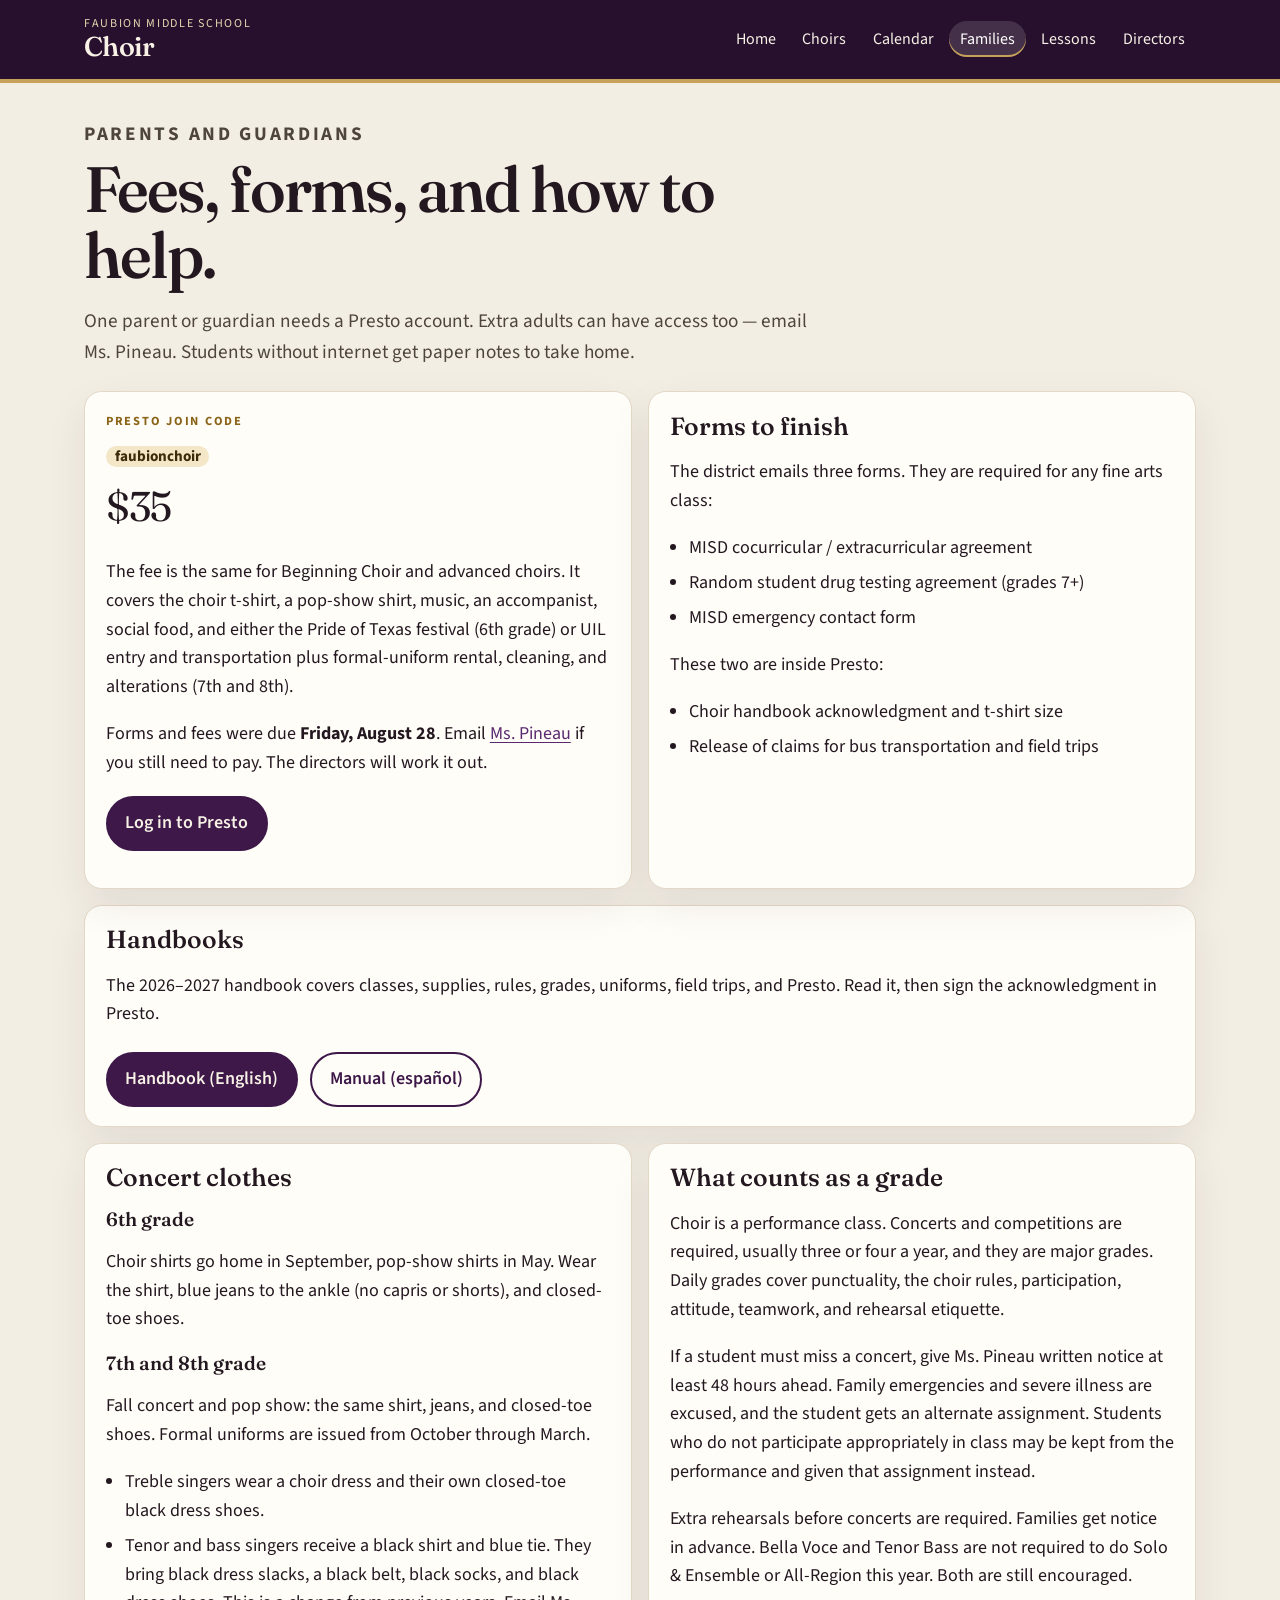
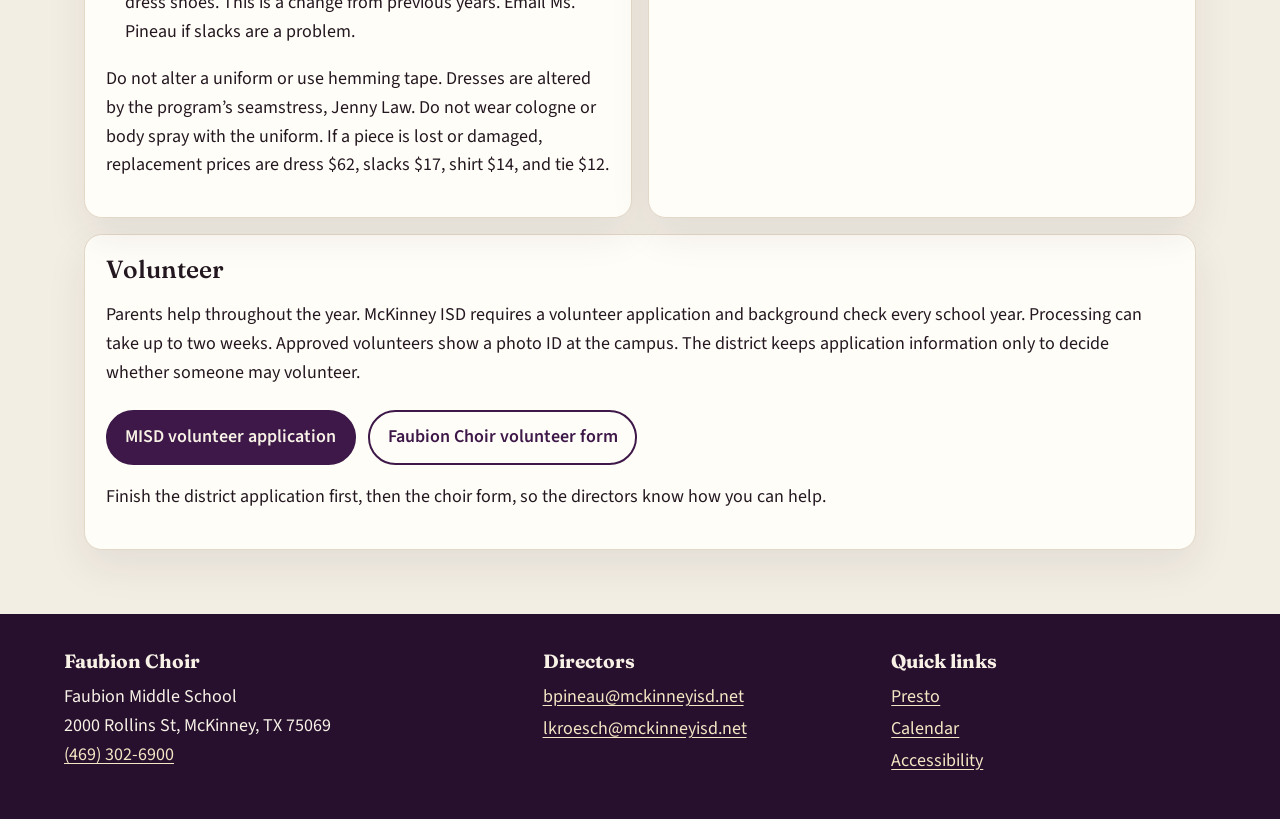
<file: families.html>
<!DOCTYPE html>
<html lang="en">
<head>
  <meta charset="utf-8">
  <meta name="viewport" content="width=device-width, initial-scale=1">
  <title>Families · Faubion Choir</title>
  <meta name="description" content="Faubion Choir fees, Presto forms, handbooks, uniforms, and volunteer steps for 2026–2027.">
  <link rel="icon" href="favicon.svg" type="image/svg+xml">
  <link rel="preconnect" href="https://fonts.googleapis.com">
  <link rel="preconnect" href="https://fonts.gstatic.com" crossorigin>
  <link href="https://fonts.googleapis.com/css2?family=Fraunces:opsz,wght@9..144,560;9..144,640&family=Source+Sans+3:wght@400;600;700&display=swap" rel="stylesheet">
  <link rel="stylesheet" href="css/style.css">
</head>
<body>
  <a class="skip" href="#main">Skip to content</a>
  <header class="site-header">
    <div class="header-inner">
      <a class="brand" href="index.html">
        <span class="brand-kicker">Faubion Middle School</span>
        <span class="brand-name">Choir</span>
      </a>
      <button class="nav-toggle" type="button" aria-expanded="false" aria-controls="site-nav">Menu</button>
      <nav class="site-nav" id="site-nav" aria-label="Primary">
        <ul>
          <li><a href="index.html">Home</a></li>
          <li><a href="choirs.html">Choirs</a></li>
          <li><a href="calendar.html">Calendar</a></li>
          <li><a href="families.html" aria-current="page">Families</a></li>
          <li><a href="lessons.html">Lessons</a></li>
          <li><a href="directors.html">Directors</a></li>
        </ul>
      </nav>
    </div>
  </header>

  <main id="main">
    <header class="page-head">
      <p class="kicker">Parents and guardians</p>
      <h1>Fees, forms, and how to help.</h1>
      <p>One parent or guardian needs a Presto account. Extra adults can have access too — email Ms. Pineau. Students without internet get paper notes to take home.</p>
    </header>

    <div class="grid-2">
      <article class="panel">
        <p class="kicker">Presto join code</p>
        <h2><span class="pill">faubionchoir</span></h2>
        <p class="fee">$35</p>
        <p>The fee is the same for Beginning Choir and advanced choirs. It covers the choir t-shirt, a pop-show shirt, music, an accompanist, social food, and either the Pride of Texas festival (6th grade) or UIL entry and transportation plus formal-uniform rental, cleaning, and alterations (7th and 8th).</p>
        <p>Forms and fees were due <strong>Friday, August 28</strong>. Email <a href="mailto:bpineau@mckinneyisd.net">Ms. Pineau</a> if you still need to pay. The directors will work it out.</p>
        <p><a class="button" href="https://app.presto-assistant.com">Log in to Presto</a></p>
      </article>
      <article class="panel">
        <h2>Forms to finish</h2>
        <p>The district emails three forms. They are required for any fine arts class:</p>
        <ul class="checklist">
          <li>MISD cocurricular / extracurricular agreement</li>
          <li>Random student drug testing agreement (grades 7+)</li>
          <li>MISD emergency contact form</li>
        </ul>
        <p>These two are inside Presto:</p>
        <ul class="checklist">
          <li>Choir handbook acknowledgment and t-shirt size</li>
          <li>Release of claims for bus transportation and field trips</li>
        </ul>
      </article>
    </div>

    <section class="panel stack">
      <h2>Handbooks</h2>
      <p>The 2026–2027 handbook covers classes, supplies, rules, grades, uniforms, field trips, and Presto. Read it, then sign the acknowledgment in Presto.</p>
      <div class="actions">
        <a class="button" href="docs/26-27-choir-handbook.pdf">Handbook (English)</a>
        <a class="button secondary" href="docs/26-27-choir-handbook-es.pdf">Manual (español)</a>
      </div>
    </section>

    <div class="grid-2 stack">
      <article class="panel">
        <h2>Concert clothes</h2>
        <h3>6th grade</h3>
        <p>Choir shirts go home in September, pop-show shirts in May. Wear the shirt, blue jeans to the ankle (no capris or shorts), and closed-toe shoes.</p>
        <h3>7th and 8th grade</h3>
        <p>Fall concert and pop show: the same shirt, jeans, and closed-toe shoes. Formal uniforms are issued from October through March.</p>
        <ul class="checklist">
          <li>Treble singers wear a choir dress and their own closed-toe black dress shoes.</li>
          <li>Tenor and bass singers receive a black shirt and blue tie. They bring black dress slacks, a black belt, black socks, and black dress shoes. This is a change from previous years. Email Ms. Pineau if slacks are a problem.</li>
        </ul>
        <p>Do not alter a uniform or use hemming tape. Dresses are altered by the program’s seamstress, Jenny Law. Do not wear cologne or body spray with the uniform. If a piece is lost or damaged, replacement prices are dress $62, slacks $17, shirt $14, and tie $12.</p>
      </article>
      <article class="panel">
        <h2>What counts as a grade</h2>
        <p>Choir is a performance class. Concerts and competitions are required, usually three or four a year, and they are major grades. Daily grades cover punctuality, the choir rules, participation, attitude, teamwork, and rehearsal etiquette.</p>
        <p>If a student must miss a concert, give Ms. Pineau written notice at least 48 hours ahead. Family emergencies and severe illness are excused, and the student gets an alternate assignment. Students who do not participate appropriately in class may be kept from the performance and given that assignment instead.</p>
        <p>Extra rehearsals before concerts are required. Families get notice in advance. Bella Voce and Tenor Bass are not required to do Solo &amp; Ensemble or All-Region this year. Both are still encouraged.</p>
      </article>
    </div>

    <section class="panel stack">
      <h2>Volunteer</h2>
      <p>Parents help throughout the year. McKinney ISD requires a volunteer application and background check every school year. Processing can take up to two weeks. Approved volunteers show a photo ID at the campus. The district keeps application information only to decide whether someone may volunteer.</p>
      <div class="actions">
        <a class="button" href="https://www.mckinneyisd.net/human-resources/volunteer/">MISD volunteer application</a>
        <a class="button secondary" href="https://docs.google.com/forms/d/e/1FAIpQLSekkHyxazBP0xaWg50czSlJOMWewh6tIjouvVwvleavbw50NQ/viewform">Faubion Choir volunteer form</a>
      </div>
      <p>Finish the district application first, then the choir form, so the directors know how you can help.</p>
    </section>
  </main>

  <footer class="site-footer">
    <div class="footer-inner">
      <div>
        <h2>Faubion Choir</h2>
        <address>Faubion Middle School<br>2000 Rollins St, McKinney, TX 75069<br><a href="tel:+14693026900">(469) 302-6900</a></address>
      </div>
      <div>
        <h2>Directors</h2>
        <p><a href="mailto:bpineau@mckinneyisd.net">bpineau@mckinneyisd.net</a></p>
        <p><a href="mailto:lkroesch@mckinneyisd.net">lkroesch@mckinneyisd.net</a></p>
      </div>
      <div>
        <h2>Quick links</h2>
        <p><a href="https://app.presto-assistant.com">Presto</a></p>
        <p><a href="calendar.html">Calendar</a></p>
        <p><a href="accessibility.html">Accessibility</a></p>
      </div>
    </div>
  </footer>
  <script src="js/main.js"></script>
</body>
</html>
</file>
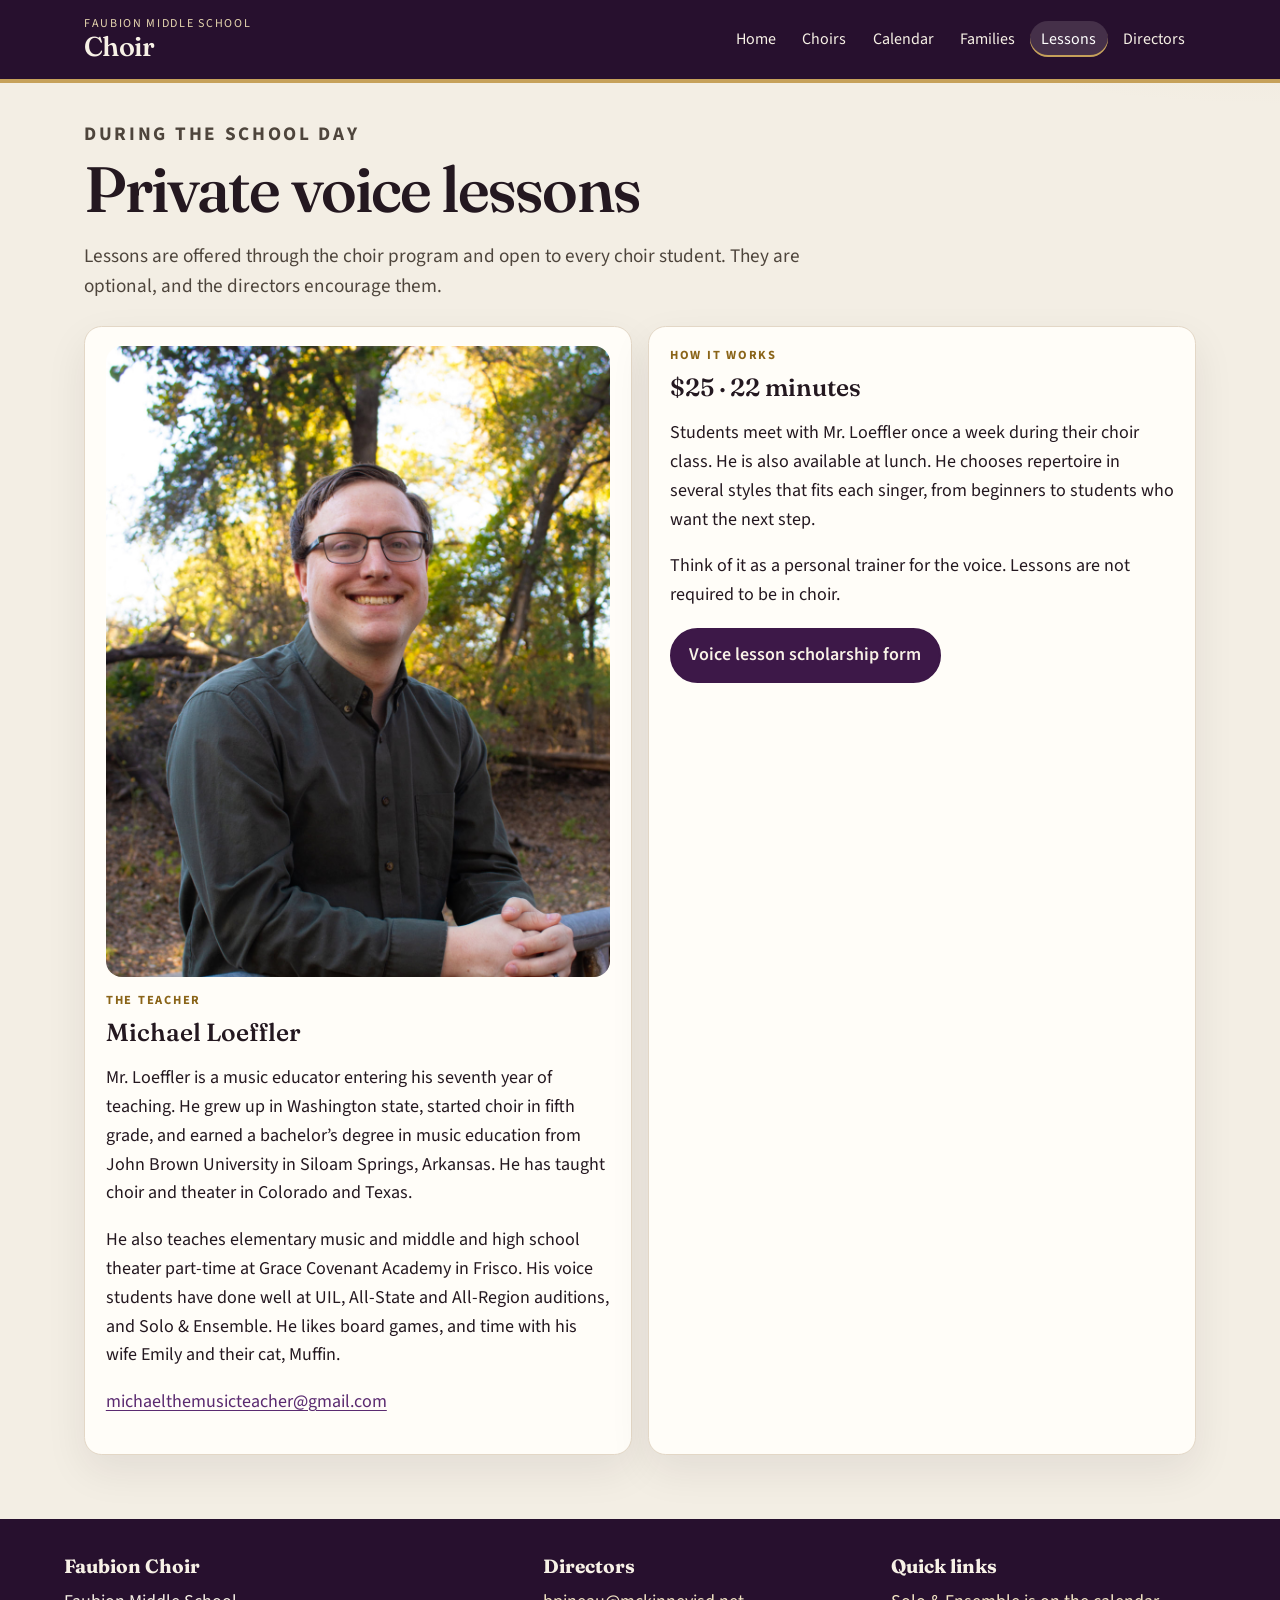
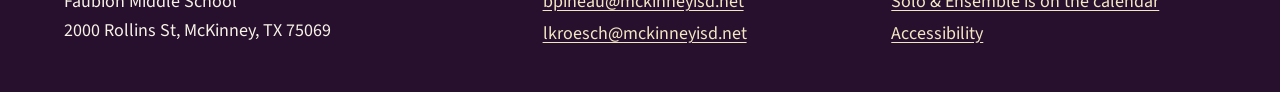
<file: lessons.html>
<!DOCTYPE html>
<html lang="en">
<head>
  <meta charset="utf-8">
  <meta name="viewport" content="width=device-width, initial-scale=1">
  <title>Private lessons · Faubion Choir</title>
  <meta name="description" content="Private voice lessons with Michael Loeffler for Faubion Choir students. $25 for a 22-minute lesson.">
  <link rel="icon" href="favicon.svg" type="image/svg+xml">
  <link rel="preconnect" href="https://fonts.googleapis.com">
  <link rel="preconnect" href="https://fonts.gstatic.com" crossorigin>
  <link href="https://fonts.googleapis.com/css2?family=Fraunces:opsz,wght@9..144,560;9..144,640&family=Source+Sans+3:wght@400;600;700&display=swap" rel="stylesheet">
  <link rel="stylesheet" href="css/style.css">
</head>
<body>
  <a class="skip" href="#main">Skip to content</a>
  <header class="site-header">
    <div class="header-inner">
      <a class="brand" href="index.html">
        <span class="brand-kicker">Faubion Middle School</span>
        <span class="brand-name">Choir</span>
      </a>
      <button class="nav-toggle" type="button" aria-expanded="false" aria-controls="site-nav">Menu</button>
      <nav class="site-nav" id="site-nav" aria-label="Primary">
        <ul>
          <li><a href="index.html">Home</a></li>
          <li><a href="choirs.html">Choirs</a></li>
          <li><a href="calendar.html">Calendar</a></li>
          <li><a href="families.html">Families</a></li>
          <li><a href="lessons.html" aria-current="page">Lessons</a></li>
          <li><a href="directors.html">Directors</a></li>
        </ul>
      </nav>
    </div>
  </header>

  <main id="main">
    <header class="page-head">
      <p class="kicker">During the school day</p>
      <h1>Private voice lessons</h1>
      <p>Lessons are offered through the choir program and open to every choir student. They are optional, and the directors encourage them.</p>
    </header>

    <div class="grid-2">
      <article class="panel">
        <img class="portrait" src="images/loeffler.jpg" width="1080" height="1620" alt="Michael Loeffler, the choir’s private voice teacher, smiling outdoors.">
        <p class="kicker">The teacher</p>
        <h2>Michael Loeffler</h2>
        <p>Mr. Loeffler is a music educator entering his seventh year of teaching. He grew up in Washington state, started choir in fifth grade, and earned a bachelor’s degree in music education from John Brown University in Siloam Springs, Arkansas. He has taught choir and theater in Colorado and Texas.</p>
        <p>He also teaches elementary music and middle and high school theater part-time at Grace Covenant Academy in Frisco. His voice students have done well at UIL, All-State and All-Region auditions, and Solo &amp; Ensemble. He likes board games, and time with his wife Emily and their cat, Muffin.</p>
        <p><a href="mailto:michaelthemusicteacher@gmail.com">michaelthemusicteacher@gmail.com</a></p>
      </article>
      <article class="panel">
        <p class="kicker">How it works</p>
        <h2>$25 · 22 minutes</h2>
        <p>Students meet with Mr. Loeffler once a week during their choir class. He is also available at lunch. He chooses repertoire in several styles that fits each singer, from beginners to students who want the next step.</p>
        <p>Think of it as a personal trainer for the voice. Lessons are not required to be in choir.</p>
        <p><a class="button" href="https://docs.google.com/forms/d/e/1FAIpQLSed49i8EFgR1UnSlN-9MVbIMs0ZIOIDFzEw3JNQUdx_YkdYFA/viewform">Voice lesson scholarship form</a></p>
      </article>
    </div>
  </main>

  <footer class="site-footer">
    <div class="footer-inner">
      <div>
        <h2>Faubion Choir</h2>
        <address>Faubion Middle School<br>2000 Rollins St, McKinney, TX 75069</address>
      </div>
      <div>
        <h2>Directors</h2>
        <p><a href="mailto:bpineau@mckinneyisd.net">bpineau@mckinneyisd.net</a></p>
        <p><a href="mailto:lkroesch@mckinneyisd.net">lkroesch@mckinneyisd.net</a></p>
      </div>
      <div>
        <h2>Quick links</h2>
        <p><a href="calendar.html">Solo &amp; Ensemble is on the calendar</a></p>
        <p><a href="accessibility.html">Accessibility</a></p>
      </div>
    </div>
  </footer>
  <script src="js/main.js"></script>
</body>
</html>
</file>
<file: css/style.css>
:root {
  --ink: #241820;
  --ink-soft: #4e453c;
  --plum: #3d1848;
  --plum-deep: #27102e;
  --plum-mid: #5a2a70;
  --gold: #8a6418;
  --paper: #f3eee4;
  --card: #fffdf8;
  --line: #e3d7c6;
  --focus: #8a4b00;
  --serif: "Fraunces", "Iowan Old Style", Palatino, Georgia, serif;
  --sans: "Source Sans 3", "Segoe UI", sans-serif;
  --shadow: 0 16px 40px rgba(36, 24, 32, 0.08);
  --max: 72rem;
}

*,
*::before,
*::after {
  box-sizing: border-box;
}

html {
  scroll-behavior: smooth;
}

body {
  margin: 0;
  background:
    radial-gradient(1200px 500px at 100% -10%, rgba(198, 161, 90, 0.18), transparent 55%),
    var(--paper);
  color: var(--ink);
  font-family: var(--sans);
  font-size: 1.125rem;
  line-height: 1.6;
}

img {
  max-width: 100%;
  height: auto;
}

a {
  color: var(--plum-mid);
  text-underline-offset: 0.18em;
}

a:hover {
  color: var(--plum);
}

:focus-visible {
  outline: 3px solid var(--focus);
  outline-offset: 3px;
}

.skip {
  position: absolute;
  left: 1rem;
  top: 0;
  transform: translateY(-120%);
  background: var(--card);
  color: var(--ink);
  padding: 0.6rem 1rem;
  z-index: 20;
}

.skip:focus {
  transform: none;
}

.site-header {
  background: var(--plum-deep);
  color: #f7f1e6;
  position: sticky;
  top: 0;
  z-index: 10;
  border-bottom: 4px solid #c6a15a;
}

.header-inner {
  max-width: var(--max);
  margin: 0 auto;
  padding: 0.85rem 1.25rem;
  display: flex;
  align-items: center;
  gap: 1rem;
}

.brand {
  color: inherit;
  text-decoration: none;
  margin-right: auto;
}

.brand-kicker {
  display: block;
  font-size: 0.75rem;
  letter-spacing: 0.14em;
  text-transform: uppercase;
  color: #e7d7b0;
}

.brand-name {
  font-family: var(--serif);
  font-size: 1.7rem;
  font-weight: 560;
  letter-spacing: -0.02em;
  line-height: 1;
}

.nav-toggle {
  display: none;
  background: transparent;
  color: #f7f1e6;
  border: 1px solid rgba(247, 241, 230, 0.45);
  border-radius: 999px;
  padding: 0.4rem 0.9rem;
  font: inherit;
  font-size: 1rem;
}

.site-nav ul {
  display: flex;
  gap: 0.25rem;
  list-style: none;
  margin: 0;
  padding: 0;
}

.site-nav a {
  color: #f7f1e6;
  text-decoration: none;
  padding: 0.45rem 0.7rem;
  border-radius: 999px;
  font-size: 1rem;
}

.site-nav a:hover,
.site-nav a[aria-current="page"] {
  background: rgba(247, 241, 230, 0.14);
  color: #fff;
}

.site-nav a[aria-current="page"] {
  box-shadow: inset 0 -2px 0 #c6a15a;
}

main {
  max-width: var(--max);
  margin: 0 auto;
  padding: 2.25rem 1.25rem 4rem;
}

.hero-figure {
  margin: 0 0 1.5rem;
}

.hero-figure img,
.photo-row img,
.portrait,
.ensemble img {
  display: block;
  width: 100%;
  object-fit: cover;
  border-radius: 1rem;
}

.hero-figure img {
  max-height: 32rem;
  object-position: center 35%;
}

.photo-row {
  display: grid;
  grid-template-columns: 1.15fr 0.85fr 1fr;
  gap: 1rem;
  margin: 1.5rem 0 2rem;
}

.photo-row img {
  height: 18rem;
}

.portrait {
  aspect-ratio: 4 / 5;
  object-position: center top;
  margin-bottom: 0.9rem;
}

.ensemble img {
  aspect-ratio: 3 / 2;
  margin: -1.2rem -1.3rem 0.9rem;
  width: calc(100% + 2.6rem);
  border-radius: 1rem 1rem 0 0;
}

.hero {
  display: grid;
  grid-template-columns: 1.4fr 0.8fr;
  gap: 1.5rem;
  align-items: stretch;
  margin-bottom: 2.5rem;
}

.hero-copy h1,
.page-head h1 {
  font-family: var(--serif);
  font-weight: 560;
  font-size: clamp(2.4rem, 5vw, 4.4rem);
  line-height: 1.02;
  letter-spacing: -0.03em;
  margin: 0 0 0.8rem;
}

.lede {
  font-size: 1.25rem;
  color: var(--ink-soft);
  margin-top: 0;
}

.actions {
  display: flex;
  flex-wrap: wrap;
  gap: 0.75rem;
  margin-top: 1.4rem;
}

.button {
  display: inline-block;
  background: var(--plum);
  color: #f7f1e6;
  text-decoration: none;
  padding: 0.7rem 1.1rem;
  border-radius: 999px;
  font-weight: 600;
  border: 2px solid var(--plum);
}

.button:hover {
  background: var(--plum-deep);
  color: #fff;
}

.button.secondary {
  background: transparent;
  color: var(--plum);
}

.button.secondary:hover {
  background: var(--plum);
  color: #f7f1e6;
}

.next-card,
.card,
.quote,
.person,
.ensemble,
.panel {
  background: var(--card);
  border: 1px solid var(--line);
  border-radius: 1.1rem;
  box-shadow: var(--shadow);
}

.next-card {
  padding: 1.25rem 1.35rem;
}

.next-card h2,
.section-title {
  font-family: var(--serif);
  font-size: 1.5rem;
  margin: 0 0 0.75rem;
}

.next-card ol {
  margin: 0;
  padding-left: 1.2rem;
}

.next-card li {
  margin: 0.55rem 0;
}

.next-card .when {
  display: block;
  font-size: 0.95rem;
  color: var(--ink-soft);
}

.kicker {
  letter-spacing: 0.14em;
  text-transform: uppercase;
  font-size: 0.78rem;
  font-weight: 700;
  color: var(--gold);
  margin: 0 0 0.4rem;
}

.grid-3,
.grid-2 {
  display: grid;
  gap: 1rem;
}

.grid-3 {
  grid-template-columns: repeat(3, 1fr);
}

.grid-2 {
  grid-template-columns: repeat(2, 1fr);
}

.card,
.panel,
.person,
.ensemble {
  padding: 1.2rem 1.3rem;
}

.ensemble {
  overflow: hidden;
  padding-top: 0;
}

.card h2,
.panel h2,
.person h2,
.ensemble h2,
.panel h3 {
  font-family: var(--serif);
  font-weight: 560;
  line-height: 1.15;
}

.card h2,
.panel h2,
.person h2,
.ensemble h2 {
  font-size: 1.55rem;
  margin: 0 0 0.4rem;
}

.panel h3 {
  font-size: 1.2rem;
  margin: 1rem 0 0.2rem;
}

.stack {
  margin-top: 1rem;
}

.fee {
  font-family: var(--serif);
  font-size: 2.6rem;
  margin: 0.2rem 0;
  letter-spacing: -0.03em;
}

code,
.pill {
  font-family: ui-monospace, "Source Sans 3", sans-serif;
}

.pill {
  display: inline-block;
  background: #f3e7c8;
  color: #3d2a08;
  border-radius: 999px;
  padding: 0.1rem 0.55rem;
  font-weight: 700;
  font-size: 0.95rem;
}

.quotes {
  display: grid;
  grid-template-columns: repeat(3, 1fr);
  gap: 1rem;
  margin: 2rem 0;
}

.quote {
  margin: 0;
  padding: 1.2rem 1.25rem 1rem;
  border-top: 6px solid var(--plum);
}

.quote p {
  font-family: var(--serif);
  font-size: 1.2rem;
  line-height: 1.35;
  margin: 0 0 0.8rem;
}

.quote footer {
  color: var(--ink-soft);
  font-size: 0.95rem;
}

.page-head {
  margin-bottom: 1.5rem;
  max-width: 46rem;
}

.page-head p {
  color: var(--ink-soft);
  font-size: 1.2rem;
}

.badge {
  display: inline-block;
  border-radius: 999px;
  padding: 0.05rem 0.5rem;
  font-size: 0.8rem;
  font-weight: 700;
  letter-spacing: 0.03em;
  text-transform: uppercase;
  border: 1px solid currentColor;
}

.badge.required {
  color: var(--plum);
  background: #f6eef8;
}

.badge.optional {
  color: #3f4a38;
  background: #eef3e6;
}

.badge.note {
  color: #3d2a08;
  background: #f8f0dc;
}

.toolbar {
  display: flex;
  flex-wrap: wrap;
  gap: 0.5rem;
  margin: 0 0 1rem;
}

.toolbar button {
  font: inherit;
  background: var(--card);
  border: 1px solid var(--line);
  border-radius: 999px;
  padding: 0.4rem 0.85rem;
  cursor: pointer;
}

.toolbar button[aria-pressed="true"] {
  background: var(--plum);
  color: #f7f1e6;
  border-color: var(--plum);
}

.table-wrap {
  overflow-x: auto;
  border: 1px solid var(--line);
  border-radius: 1rem;
  background: var(--card);
  margin-bottom: 2rem;
}

table {
  width: 100%;
  border-collapse: collapse;
  min-width: 46rem;
}

caption {
  text-align: left;
  font-family: var(--serif);
  font-size: 1.6rem;
  padding: 1rem 1rem 0.4rem;
}

th,
td {
  text-align: left;
  padding: 0.7rem 1rem;
  border-top: 1px solid var(--line);
  vertical-align: top;
}

th {
  font-size: 0.85rem;
  letter-spacing: 0.06em;
  text-transform: uppercase;
  color: var(--ink-soft);
}

tr.is-past td {
  color: var(--ink-soft);
}

tr.is-past .event-name {
  text-decoration: line-through;
  text-decoration-thickness: 1px;
}

body.hide-past tr.is-past,
body.hide-past .next-card li.is-past {
  display: none;
}

.contact-list {
  list-style: none;
  padding: 0;
  margin: 0;
}

.contact-list li {
  margin: 0.35rem 0;
}

.checklist {
  padding-left: 1.2rem;
}

.checklist li {
  margin: 0.4rem 0;
}

.site-footer {
  background: var(--plum-deep);
  color: #f7f1e6;
  padding: 2rem 1.25rem 2.5rem;
}

.footer-inner {
  max-width: var(--max);
  margin: 0 auto;
  display: grid;
  grid-template-columns: 1.4fr 1fr 1fr;
  gap: 1.5rem;
}

.site-footer a {
  color: #f3e6c4;
}

.site-footer h2 {
  font-family: var(--serif);
  font-size: 1.2rem;
  margin: 0 0 0.4rem;
}

.site-footer p,
.site-footer address {
  margin: 0.2rem 0;
  font-style: normal;
}

.fine-print {
  max-width: var(--max);
  margin: 1.2rem auto 0;
  color: #e7d7b0;
  font-size: 0.95rem;
}

@media (max-width: 900px) {
  .hero,
  .grid-3,
  .quotes,
  .footer-inner,
  .grid-2,
  .photo-row {
    grid-template-columns: 1fr;
  }

  .photo-row img {
    height: 14rem;
  }

  .nav-toggle {
    display: inline-block;
  }

  .site-nav {
    display: none;
    position: absolute;
    left: 0;
    right: 0;
    top: 100%;
    background: var(--plum-deep);
    border-bottom: 4px solid #c6a15a;
    padding: 0.5rem 1rem 1rem;
  }

  .site-nav.is-open {
    display: block;
  }

  .site-nav ul {
    flex-direction: column;
  }
}

@media (prefers-reduced-motion: reduce) {
  html {
    scroll-behavior: auto;
  }
}

@media print {
  .site-header,
  .site-footer,
  .toolbar,
  .skip,
  .actions {
    display: none !important;
  }

  body {
    background: #fff;
    color: #000;
  }

  .table-wrap,
  .card,
  .panel {
    box-shadow: none;
  }

  tr.is-past {
    display: none;
  }
}
</file>
